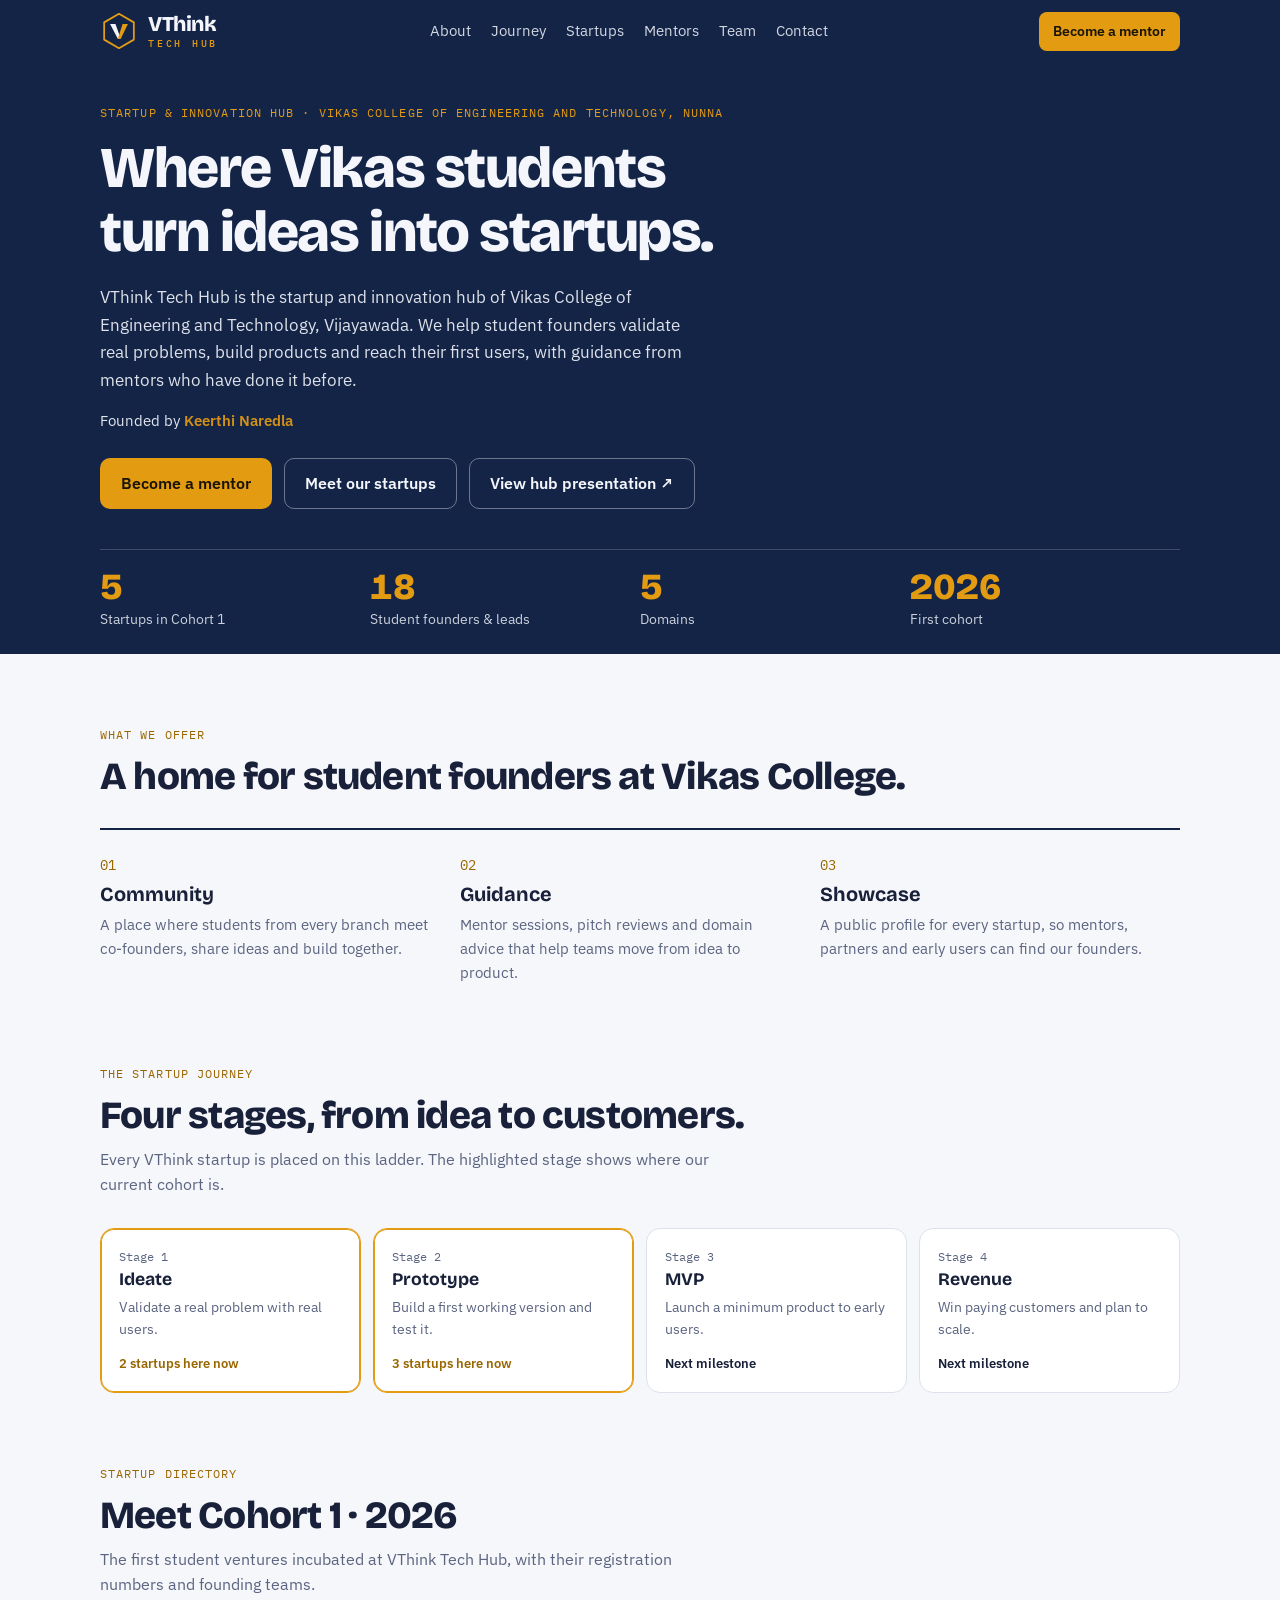
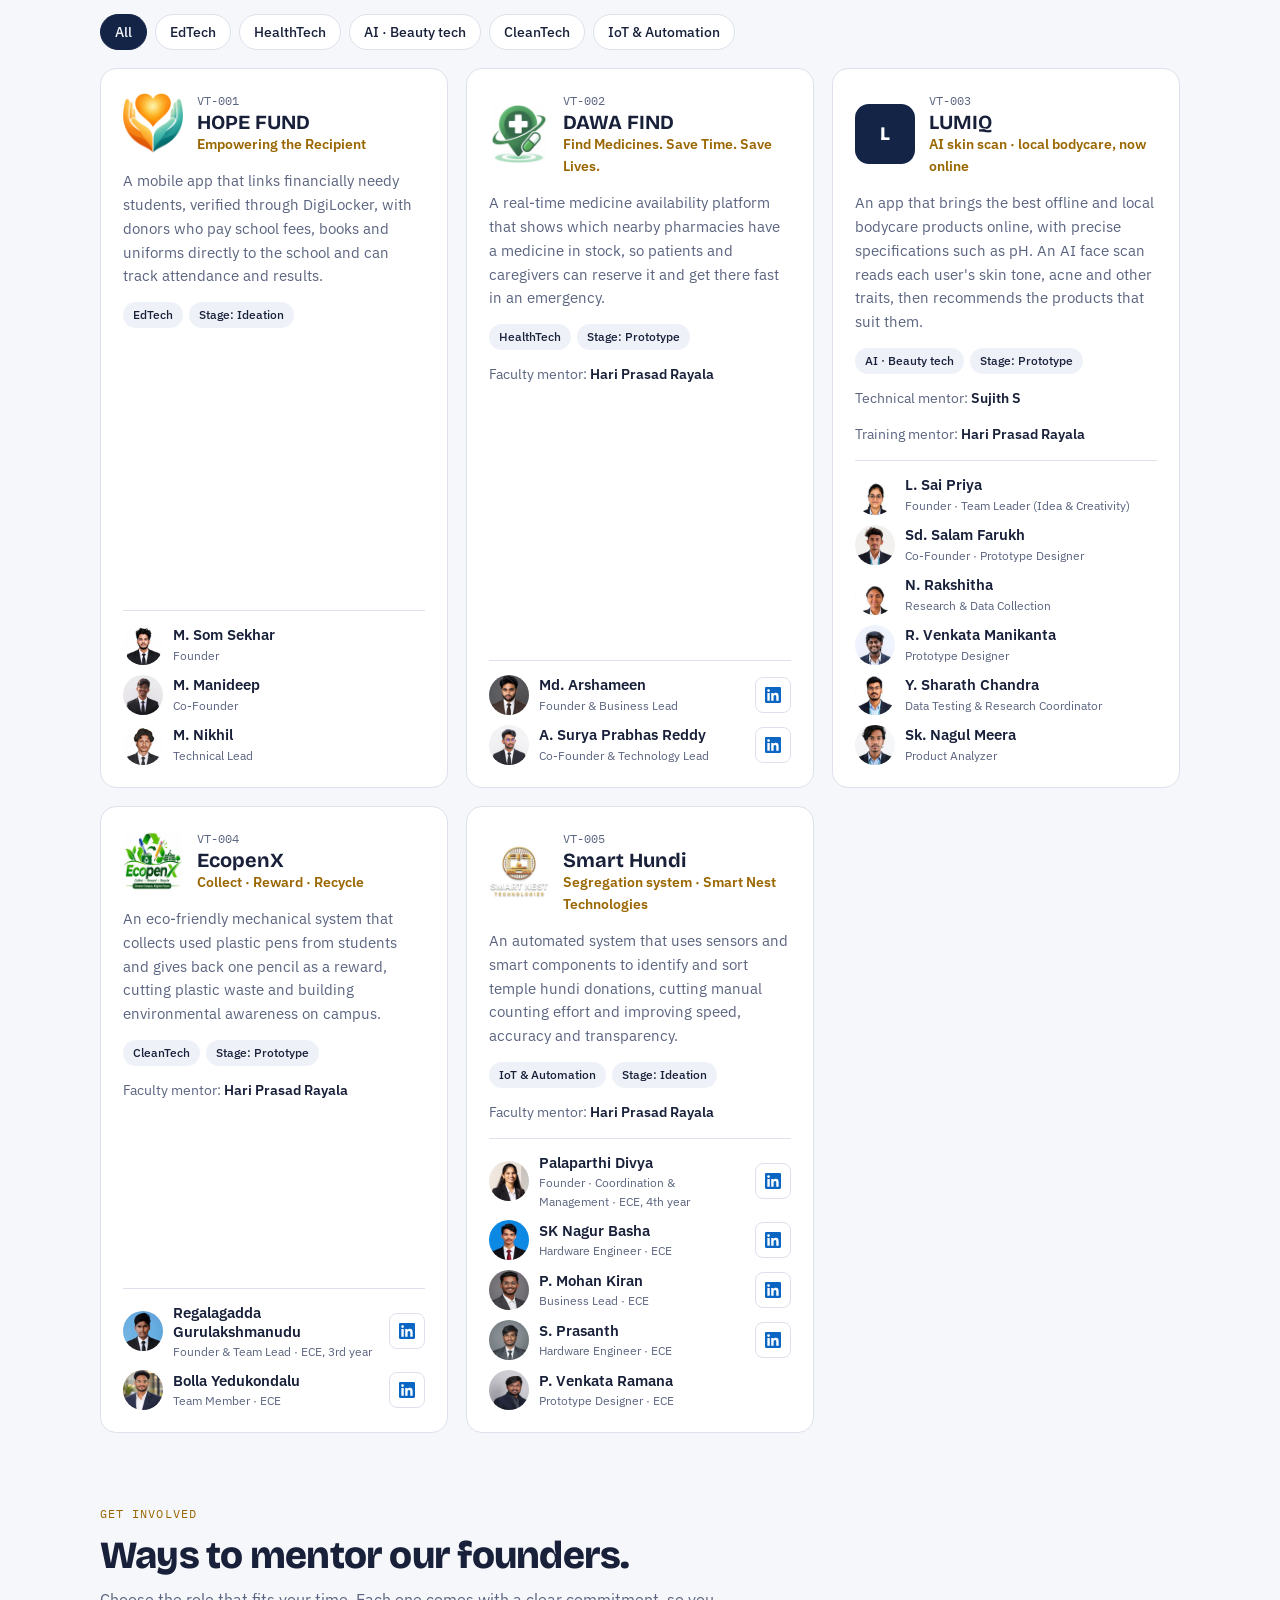
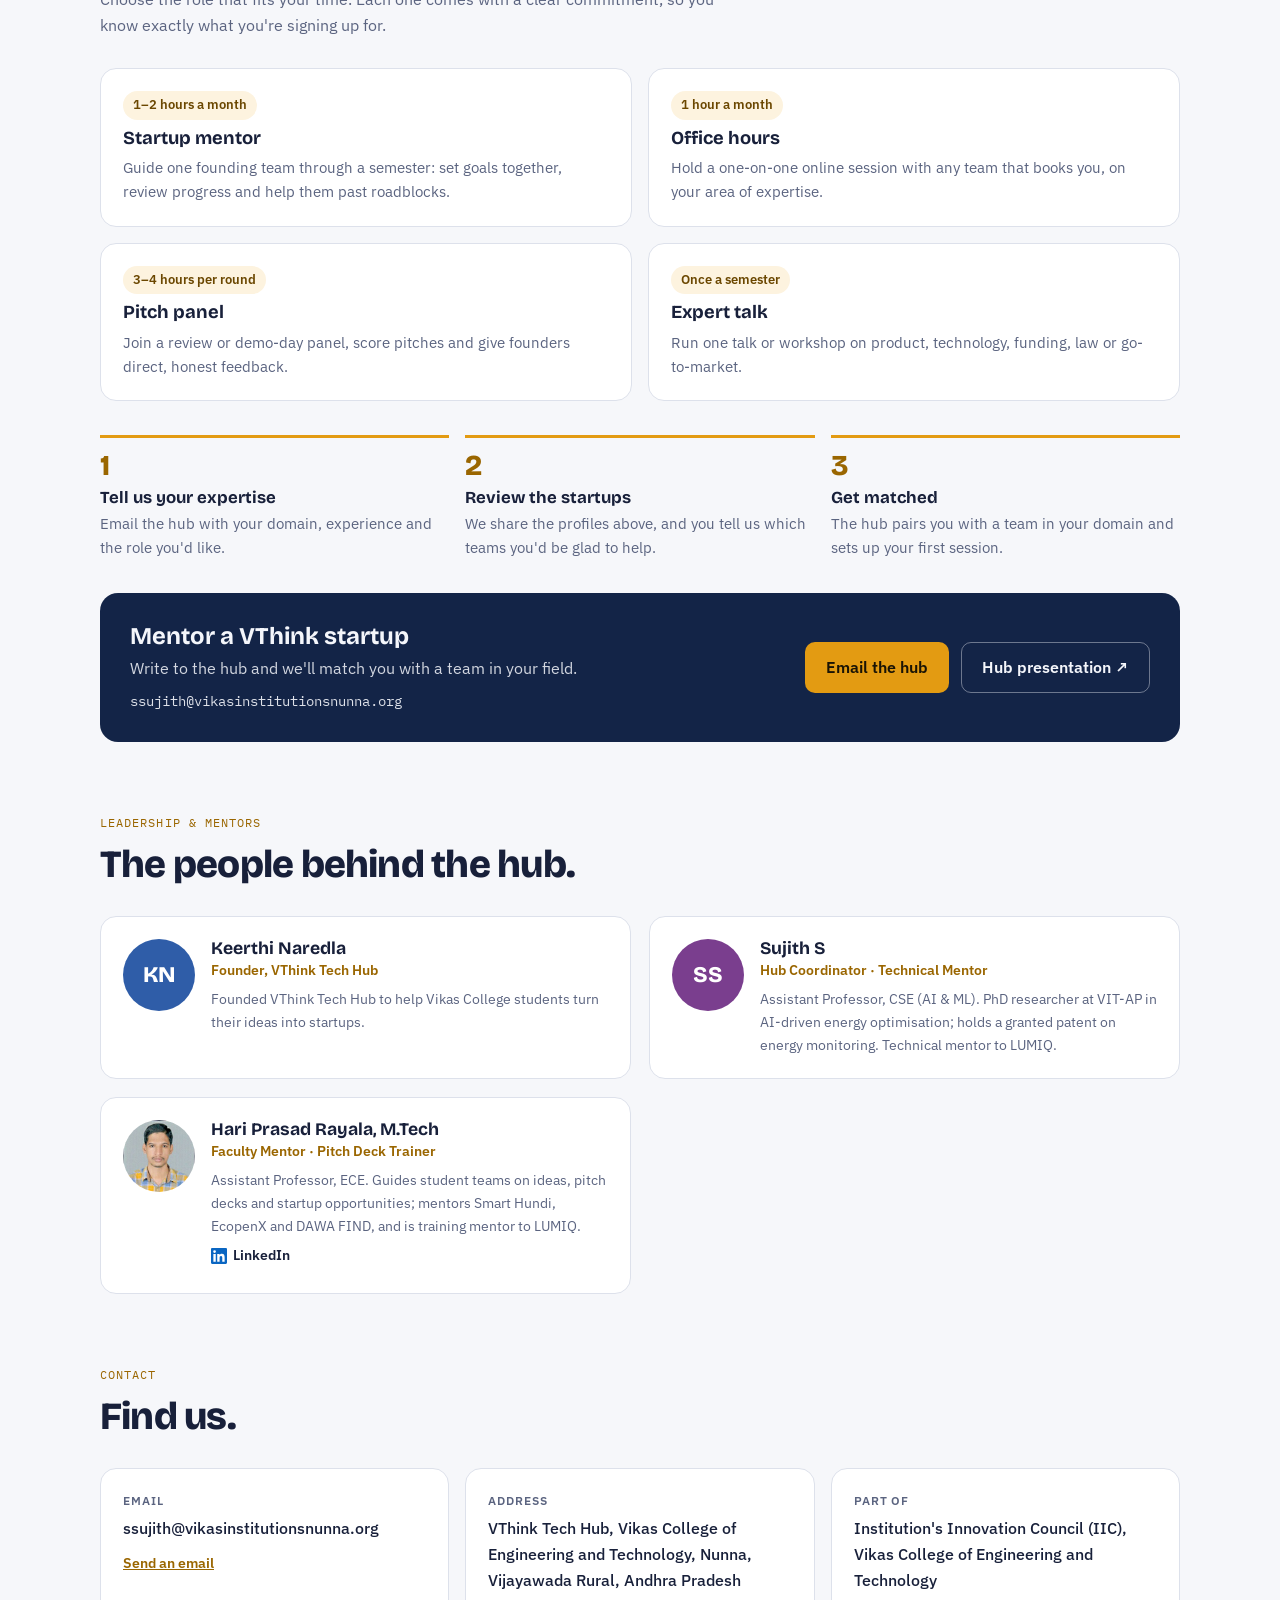
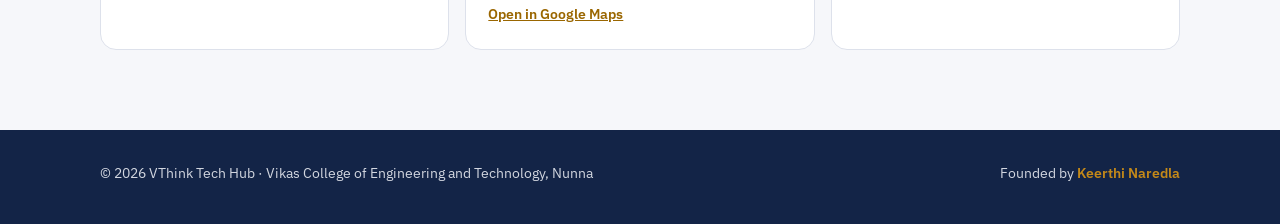
<file: index.html>
<!DOCTYPE html>
<html lang="en">
<head>
<meta charset="utf-8">
<meta name="viewport" content="width=device-width, initial-scale=1">
<title>VThink Tech Hub</title>
<meta name="description" content="VThink Tech Hub, the startup and innovation hub of Vikas College of Engineering and Technology, Nunna, Vijayawada.">
<meta property="og:title" content="VThink Tech Hub · Vikas College of Engineering and Technology">
<meta property="og:description" content="Where Vikas students turn ideas into startups. Meet Cohort 1 and become a mentor.">
<meta property="og:type" content="website">
<meta property="og:url" content="https://vthinktechhub.github.io/">
<meta property="og:image" content="https://vthinktechhub.github.io/assets/brand/vthink-mark-on-dark-1024.png">
<meta name="twitter:card" content="summary_large_image">
<meta name="twitter:title" content="VThink Tech Hub · Vikas College of Engineering and Technology">
<meta name="twitter:description" content="Where Vikas students turn ideas into startups. Meet Cohort 1 and become a mentor.">
<meta name="twitter:image" content="https://vthinktechhub.github.io/assets/brand/vthink-mark-on-dark-1024.png">
<link rel="icon" href="favicon.svg" type="image/svg+xml">
  <link rel="apple-touch-icon" href="assets/brand/vthink-icon-180.png">
<link rel="preconnect" href="https://fonts.googleapis.com">
<link rel="preconnect" href="https://fonts.gstatic.com" crossorigin>
<link href="https://fonts.googleapis.com/css2?family=Bricolage+Grotesque:opsz,wght@12..96,600;12..96,800&family=IBM+Plex+Sans:wght@400;500;600&family=IBM+Plex+Mono:wght@500&display=swap" rel="stylesheet">
<link rel="stylesheet" href="css/style.css">
</head>
<body>

<header class="top">
  <div class="wrap bar">
    <a class="brand" href="#top" aria-label="VThink Tech Hub home">
      <svg viewBox="0 0 64 64" aria-hidden="true"><path d="M32 3 L57 17.5 L57 46.5 L32 61 L7 46.5 L7 17.5 Z" fill="none" stroke="#E39B12" stroke-width="3" stroke-linejoin="round"/><path d="M17 20 L26 20 L35 45 L30 45 Z" fill="#F4F6FB"/><path d="M30 45 L35 45 L47 20 L38 20 Z" fill="#E39B12"/></svg>
      <span class="brand-text"><span class="brand-name">VThink</span><span class="brand-sub">Tech Hub</span></span>
    </a>
    <nav class="navlinks" aria-label="Main">
      <a href="#about">About</a>
      <a href="#journey">Journey</a>
      <a href="#cohort">Startups</a>
      <a href="#mentors">Mentors</a>
      <a href="#team">Team</a>
      <a href="#contact">Contact</a>
    </nav>
    <a class="navcta" href="#mentors">Become a mentor</a>
  </div>
</header>

<div class="hero" id="top">
  <div class="wrap">
    <div class="eyebrow">Startup &amp; Innovation Hub · Vikas College of Engineering and Technology, Nunna</div>
    <h1>Where Vikas students turn ideas into startups.</h1>
    <p class="lead">VThink Tech Hub is the startup and innovation hub of Vikas College of Engineering and Technology, Vijayawada. We help student founders validate real problems, build products and reach their first users, with guidance from mentors who have done it before.</p>
    <p class="founded">Founded by <b>Keerthi Naredla</b></p>
    <div class="btns">
      <a class="btn primary" href="#mentors">Become a mentor</a>
      <a class="btn ghost" href="#cohort">Meet our startups</a>
      <a class="btn ghost" href="https://1drv.ms/p/c/8B4E266C5504FF8E/IQCck2ysnX0TSLg2LRsooKwKAYEWzN-IRuu8F5PGw6auK8M?e=hHgWfl" target="_blank" rel="noopener">View hub presentation ↗</a>
    </div>
    <div class="stats" aria-label="Hub at a glance">
      <div class="stat"><b id="st-startups">5</b><span>Startups in Cohort 1</span></div>
      <div class="stat"><b id="st-founders">18</b><span>Student founders &amp; leads</span></div>
      <div class="stat"><b id="st-domains">5</b><span>Domains</span></div>
      <div class="stat"><b>2026</b><span>First cohort</span></div>
    </div>
  </div>
</div>

<main>
  <section id="about">
    <div class="wrap">
      <div class="sechead">
        <div class="kicker">What we offer</div>
        <h2>A home for student founders at Vikas College.</h2>
      </div>
      <div class="offer">
        <div><span class="n">01</span><h3>Community</h3><p>A place where students from every branch meet co-founders, share ideas and build together.</p></div>
        <div><span class="n">02</span><h3>Guidance</h3><p>Mentor sessions, pitch reviews and domain advice that help teams move from idea to product.</p></div>
        <div><span class="n">03</span><h3>Showcase</h3><p>A public profile for every startup, so mentors, partners and early users can find our founders.</p></div>
      </div>
    </div>
  </section>

  <section id="journey">
    <div class="wrap">
      <div class="sechead">
        <div class="kicker">The startup journey</div>
        <h2>Four stages, from idea to customers.</h2>
        <p>Every VThink startup is placed on this ladder. The highlighted stage shows where our current cohort is.</p>
      </div>
      <div class="ladder" id="ladder"><div class="rung on"><div class="step">Stage 1</div><h3>Ideate</h3><p>Validate a real problem with real users.</p><div class="count">2 startups here now</div></div><div class="rung on"><div class="step">Stage 2</div><h3>Prototype</h3><p>Build a first working version and test it.</p><div class="count">3 startups here now</div></div><div class="rung "><div class="step">Stage 3</div><h3>MVP</h3><p>Launch a minimum product to early users.</p><div class="count">Next milestone</div></div><div class="rung "><div class="step">Stage 4</div><h3>Revenue</h3><p>Win paying customers and plan to scale.</p><div class="count">Next milestone</div></div></div>
    </div>
  </section>

  <section id="cohort">
    <div class="wrap">
      <div class="dirbar">
        <div class="sechead" style="margin:0">
          <div class="kicker">Startup directory</div>
          <h2>Meet Cohort 1 · 2026</h2>
          <p>The first student ventures incubated at VThink Tech Hub, with their registration numbers and founding teams.</p>
        </div>
        <div class="filters" id="filters" role="group" aria-label="Filter by domain"><button class="filter" type="button" id="f0" aria-pressed="true" data-d="All">All</button><button class="filter" type="button" id="f1" aria-pressed="false" data-d="EdTech">EdTech</button><button class="filter" type="button" id="f2" aria-pressed="false" data-d="HealthTech">HealthTech</button><button class="filter" type="button" id="f3" aria-pressed="false" data-d="AI · Beauty tech">AI · Beauty tech</button><button class="filter" type="button" id="f4" aria-pressed="false" data-d="CleanTech">CleanTech</button><button class="filter" type="button" id="f5" aria-pressed="false" data-d="IoT &amp; Automation">IoT &amp; Automation</button></div>
      </div>
      <div class="grid" id="grid">
    <article class="venture">
      <div class="vhead"><div class="logo" data-initials="HF" data-bg="#2E7D5B"><img src="assets/img/hope-fund.png" alt="HOPE FUND"></div><div><div class="sno">VT-001</div><h3>HOPE FUND</h3><div class="tagline">Empowering the Recipient</div></div></div>
      <p class="pitch">A mobile app that links financially needy students, verified through DigiLocker, with donors who pay school fees, books and uniforms directly to the school and can track attendance and results.</p>
      <div class="chips"><span class="chip">EdTech</span><span class="chip">Stage: Ideation</span></div>
      
      <div class="founders"><div class="fd"><div class="fav" data-initials="MS" data-bg="#7A3E8E"><img src="assets/img/m-som-sekhar.jpg" alt="M. Som Sekhar"></div><div class="fdt"><b>M. Som Sekhar</b><small>Founder</small></div></div><div class="fd"><div class="fav" data-initials="MM" data-bg="#1F6F78"><img src="assets/img/m-manideep.jpg" alt="M. Manideep"></div><div class="fdt"><b>M. Manideep</b><small>Co-Founder</small></div></div><div class="fd"><div class="fav" data-initials="MN" data-bg="#1F6F78"><img src="assets/img/m-nikhil.jpg" alt="M. Nikhil"></div><div class="fdt"><b>M. Nikhil</b><small>Technical Lead</small></div></div></div>
    </article>
    <article class="venture">
      <div class="vhead"><div class="logo" data-initials="DF" data-bg="#7A3E8E"><img src="assets/img/dawa-find.jpg" alt="DAWA FIND"></div><div><div class="sno">VT-002</div><h3>DAWA FIND</h3><div class="tagline">Find Medicines. Save Time. Save Lives.</div></div></div>
      <p class="pitch">A real-time medicine availability platform that shows which nearby pharmacies have a medicine in stock, so patients and caregivers can reserve it and get there fast in an emergency.</p>
      <div class="chips"><span class="chip">HealthTech</span><span class="chip">Stage: Prototype</span></div>
      <div class="mentorline">Faculty mentor: <b>Hari Prasad Rayala</b></div>
      <div class="founders"><div class="fd"><div class="fav" data-initials="MA" data-bg="#B5651D"><img src="assets/img/md-arshameen.jpg" alt="Md. Arshameen"></div><div class="fdt"><b>Md. Arshameen</b><small>Founder &amp; Business Lead</small></div><a class="fli" href="https://www.linkedin.com/in/md-arsh-ameen-87b4593b8" target="_blank" rel="noopener" aria-label="Md. Arshameen on LinkedIn"><svg viewBox="0 0 24 24" aria-hidden="true"><path d="M20.45 20.45h-3.56v-5.57c0-1.33-.02-3.04-1.85-3.04-1.85 0-2.14 1.45-2.14 2.94v5.67H9.34V9h3.42v1.56h.05c.48-.9 1.64-1.85 3.37-1.85 3.6 0 4.27 2.37 4.27 5.46v6.28zM5.34 7.43a2.06 2.06 0 1 1 0-4.13 2.06 2.06 0 0 1 0 4.13zM7.12 20.45H3.56V9h3.56v11.45zM22.22 0H1.77C.8 0 0 .77 0 1.73v20.54C0 23.23.8 24 1.77 24h20.45c.98 0 1.78-.77 1.78-1.73V1.73C24 .77 23.2 0 22.22 0z"></path></svg></a></div><div class="fd"><div class="fav" data-initials="AS" data-bg="#B5651D"><img src="assets/img/a-surya-prabhas-reddy.jpg" alt="A. Surya Prabhas Reddy"></div><div class="fdt"><b>A. Surya Prabhas Reddy</b><small>Co-Founder &amp; Technology Lead</small></div><a class="fli" href="https://www.linkedin.com/in/surya-prabhas-reddy-ayyagari-a27332340" target="_blank" rel="noopener" aria-label="A. Surya Prabhas Reddy on LinkedIn"><svg viewBox="0 0 24 24" aria-hidden="true"><path d="M20.45 20.45h-3.56v-5.57c0-1.33-.02-3.04-1.85-3.04-1.85 0-2.14 1.45-2.14 2.94v5.67H9.34V9h3.42v1.56h.05c.48-.9 1.64-1.85 3.37-1.85 3.6 0 4.27 2.37 4.27 5.46v6.28zM5.34 7.43a2.06 2.06 0 1 1 0-4.13 2.06 2.06 0 0 1 0 4.13zM7.12 20.45H3.56V9h3.56v11.45zM22.22 0H1.77C.8 0 0 .77 0 1.73v20.54C0 23.23.8 24 1.77 24h20.45c.98 0 1.78-.77 1.78-1.73V1.73C24 .77 23.2 0 22.22 0z"></path></svg></a></div></div>
    </article>
    <article class="venture">
      <div class="vhead"><div class="logo" style="background:#132447" aria-hidden="true">L</div><div><div class="sno">VT-003</div><h3>LUMIQ</h3><div class="tagline">AI skin scan · local bodycare, now online</div></div></div>
      <p class="pitch">An app that brings the best offline and local bodycare products online, with precise specifications such as pH. An AI face scan reads each user's skin tone, acne and other traits, then recommends the products that suit them.</p>
      <div class="chips"><span class="chip">AI · Beauty tech</span><span class="chip">Stage: Prototype</span></div>
      <div class="mentorline">Technical mentor: <b>Sujith S</b></div><div class="mentorline">Training mentor: <b>Hari Prasad Rayala</b></div>
      <div class="founders"><div class="fd"><div class="fav" data-initials="LS" data-bg="#2F5DA8"><img src="assets/img/l-sai-priya.jpg" alt="L. Sai Priya"></div><div class="fdt"><b>L. Sai Priya</b><small>Founder · Team Leader (Idea &amp; Creativity)</small></div></div><div class="fd"><div class="fav" data-initials="SS" data-bg="#2E7D5B"><img src="assets/img/sd-salam-farukh.jpg" alt="Sd. Salam Farukh"></div><div class="fdt"><b>Sd. Salam Farukh</b><small>Co-Founder · Prototype Designer</small></div></div><div class="fd"><div class="fav" data-initials="NR" data-bg="#A23B48"><img src="assets/img/n-rakshitha.jpg" alt="N. Rakshitha"></div><div class="fdt"><b>N. Rakshitha</b><small>Research &amp; Data Collection</small></div></div><div class="fd"><div class="fav" data-initials="RV" data-bg="#B5651D"><img src="assets/img/r-venkata-manikanta.jpg" alt="R. Venkata Manikanta"></div><div class="fdt"><b>R. Venkata Manikanta</b><small>Prototype Designer</small></div></div><div class="fd"><div class="fav" data-initials="YS" data-bg="#132447"><img src="assets/img/y-sharath-chandra.jpg" alt="Y. Sharath Chandra"></div><div class="fdt"><b>Y. Sharath Chandra</b><small>Data Testing &amp; Research Coordinator</small></div></div><div class="fd"><div class="fav" data-initials="SN" data-bg="#A23B48"><img src="assets/img/sk-nagul-meera.jpg" alt="Sk. Nagul Meera"></div><div class="fdt"><b>Sk. Nagul Meera</b><small>Product Analyzer</small></div></div></div>
    </article>
    <article class="venture">
      <div class="vhead"><div class="logo" data-initials="E" data-bg="#7A3E8E"><img src="assets/img/ecopenx.jpg" alt="EcopenX"></div><div><div class="sno">VT-004</div><h3>EcopenX</h3><div class="tagline">Collect · Reward · Recycle</div></div></div>
      <p class="pitch">An eco-friendly mechanical system that collects used plastic pens from students and gives back one pencil as a reward, cutting plastic waste and building environmental awareness on campus.</p>
      <div class="chips"><span class="chip">CleanTech</span><span class="chip">Stage: Prototype</span></div>
      <div class="mentorline">Faculty mentor: <b>Hari Prasad Rayala</b></div>
      <div class="founders"><div class="fd"><div class="fav" data-initials="RG" data-bg="#2F5DA8"><img src="assets/img/regalagadda-gurulakshmanudu.jpg" alt="Regalagadda Gurulakshmanudu"></div><div class="fdt"><b>Regalagadda Gurulakshmanudu</b><small>Founder &amp; Team Lead · ECE, 3rd year</small></div><a class="fli" href="https://www.linkedin.com/in/regalagadda-gurulakshmanudu-84275a3aa" target="_blank" rel="noopener" aria-label="Regalagadda Gurulakshmanudu on LinkedIn"><svg viewBox="0 0 24 24" aria-hidden="true"><path d="M20.45 20.45h-3.56v-5.57c0-1.33-.02-3.04-1.85-3.04-1.85 0-2.14 1.45-2.14 2.94v5.67H9.34V9h3.42v1.56h.05c.48-.9 1.64-1.85 3.37-1.85 3.6 0 4.27 2.37 4.27 5.46v6.28zM5.34 7.43a2.06 2.06 0 1 1 0-4.13 2.06 2.06 0 0 1 0 4.13zM7.12 20.45H3.56V9h3.56v11.45zM22.22 0H1.77C.8 0 0 .77 0 1.73v20.54C0 23.23.8 24 1.77 24h20.45c.98 0 1.78-.77 1.78-1.73V1.73C24 .77 23.2 0 22.22 0z"></path></svg></a></div><div class="fd"><div class="fav" data-initials="BY" data-bg="#1F6F78"><img src="assets/img/bolla-yedukondalu.jpg" alt="Bolla Yedukondalu"></div><div class="fdt"><b>Bolla Yedukondalu</b><small>Team Member · ECE</small></div><a class="fli" href="https://www.linkedin.com/in/yedukondalu-bolla-64a667340" target="_blank" rel="noopener" aria-label="Bolla Yedukondalu on LinkedIn"><svg viewBox="0 0 24 24" aria-hidden="true"><path d="M20.45 20.45h-3.56v-5.57c0-1.33-.02-3.04-1.85-3.04-1.85 0-2.14 1.45-2.14 2.94v5.67H9.34V9h3.42v1.56h.05c.48-.9 1.64-1.85 3.37-1.85 3.6 0 4.27 2.37 4.27 5.46v6.28zM5.34 7.43a2.06 2.06 0 1 1 0-4.13 2.06 2.06 0 0 1 0 4.13zM7.12 20.45H3.56V9h3.56v11.45zM22.22 0H1.77C.8 0 0 .77 0 1.73v20.54C0 23.23.8 24 1.77 24h20.45c.98 0 1.78-.77 1.78-1.73V1.73C24 .77 23.2 0 22.22 0z"></path></svg></a></div></div>
    </article>
    <article class="venture">
      <div class="vhead"><div class="logo" data-initials="SH" data-bg="#A23B48"><img src="assets/img/smart-hundi.jpg" alt="Smart Hundi"></div><div><div class="sno">VT-005</div><h3>Smart Hundi</h3><div class="tagline">Segregation system · Smart Nest Technologies</div></div></div>
      <p class="pitch">An automated system that uses sensors and smart components to identify and sort temple hundi donations, cutting manual counting effort and improving speed, accuracy and transparency.</p>
      <div class="chips"><span class="chip">IoT &amp; Automation</span><span class="chip">Stage: Ideation</span></div>
      <div class="mentorline">Faculty mentor: <b>Hari Prasad Rayala</b></div>
      <div class="founders"><div class="fd"><div class="fav" data-initials="PD" data-bg="#2E7D5B"><img src="assets/img/palaparthi-divya.jpg" alt="Palaparthi Divya"></div><div class="fdt"><b>Palaparthi Divya</b><small>Founder · Coordination &amp; Management · ECE, 4th year</small></div><a class="fli" href="https://www.linkedin.com/in/palaparthi-divya-886748285" target="_blank" rel="noopener" aria-label="Palaparthi Divya on LinkedIn"><svg viewBox="0 0 24 24" aria-hidden="true"><path d="M20.45 20.45h-3.56v-5.57c0-1.33-.02-3.04-1.85-3.04-1.85 0-2.14 1.45-2.14 2.94v5.67H9.34V9h3.42v1.56h.05c.48-.9 1.64-1.85 3.37-1.85 3.6 0 4.27 2.37 4.27 5.46v6.28zM5.34 7.43a2.06 2.06 0 1 1 0-4.13 2.06 2.06 0 0 1 0 4.13zM7.12 20.45H3.56V9h3.56v11.45zM22.22 0H1.77C.8 0 0 .77 0 1.73v20.54C0 23.23.8 24 1.77 24h20.45c.98 0 1.78-.77 1.78-1.73V1.73C24 .77 23.2 0 22.22 0z"></path></svg></a></div><div class="fd"><div class="fav" data-initials="SN" data-bg="#1F6F78"><img src="assets/img/sk-nagur-basha.jpg" alt="SK Nagur Basha"></div><div class="fdt"><b>SK Nagur Basha</b><small>Hardware Engineer · ECE</small></div><a class="fli" href="https://www.linkedin.com/in/nagur-basha-15307a348" target="_blank" rel="noopener" aria-label="SK Nagur Basha on LinkedIn"><svg viewBox="0 0 24 24" aria-hidden="true"><path d="M20.45 20.45h-3.56v-5.57c0-1.33-.02-3.04-1.85-3.04-1.85 0-2.14 1.45-2.14 2.94v5.67H9.34V9h3.42v1.56h.05c.48-.9 1.64-1.85 3.37-1.85 3.6 0 4.27 2.37 4.27 5.46v6.28zM5.34 7.43a2.06 2.06 0 1 1 0-4.13 2.06 2.06 0 0 1 0 4.13zM7.12 20.45H3.56V9h3.56v11.45zM22.22 0H1.77C.8 0 0 .77 0 1.73v20.54C0 23.23.8 24 1.77 24h20.45c.98 0 1.78-.77 1.78-1.73V1.73C24 .77 23.2 0 22.22 0z"></path></svg></a></div><div class="fd"><div class="fav" data-initials="PM" data-bg="#132447"><img src="assets/img/p-mohan-kiran.jpg" alt="P. Mohan Kiran"></div><div class="fdt"><b>P. Mohan Kiran</b><small>Business Lead · ECE</small></div><a class="fli" href="https://www.linkedin.com/in/pulagam-mohan-kiran-5820a1373" target="_blank" rel="noopener" aria-label="P. Mohan Kiran on LinkedIn"><svg viewBox="0 0 24 24" aria-hidden="true"><path d="M20.45 20.45h-3.56v-5.57c0-1.33-.02-3.04-1.85-3.04-1.85 0-2.14 1.45-2.14 2.94v5.67H9.34V9h3.42v1.56h.05c.48-.9 1.64-1.85 3.37-1.85 3.6 0 4.27 2.37 4.27 5.46v6.28zM5.34 7.43a2.06 2.06 0 1 1 0-4.13 2.06 2.06 0 0 1 0 4.13zM7.12 20.45H3.56V9h3.56v11.45zM22.22 0H1.77C.8 0 0 .77 0 1.73v20.54C0 23.23.8 24 1.77 24h20.45c.98 0 1.78-.77 1.78-1.73V1.73C24 .77 23.2 0 22.22 0z"></path></svg></a></div><div class="fd"><div class="fav" data-initials="SP" data-bg="#132447"><img src="assets/img/s-prasanth.jpg" alt="S. Prasanth"></div><div class="fdt"><b>S. Prasanth</b><small>Hardware Engineer · ECE</small></div><a class="fli" href="https://www.linkedin.com/in/samudrapu-prasanth-081253377" target="_blank" rel="noopener" aria-label="S. Prasanth on LinkedIn"><svg viewBox="0 0 24 24" aria-hidden="true"><path d="M20.45 20.45h-3.56v-5.57c0-1.33-.02-3.04-1.85-3.04-1.85 0-2.14 1.45-2.14 2.94v5.67H9.34V9h3.42v1.56h.05c.48-.9 1.64-1.85 3.37-1.85 3.6 0 4.27 2.37 4.27 5.46v6.28zM5.34 7.43a2.06 2.06 0 1 1 0-4.13 2.06 2.06 0 0 1 0 4.13zM7.12 20.45H3.56V9h3.56v11.45zM22.22 0H1.77C.8 0 0 .77 0 1.73v20.54C0 23.23.8 24 1.77 24h20.45c.98 0 1.78-.77 1.78-1.73V1.73C24 .77 23.2 0 22.22 0z"></path></svg></a></div><div class="fd"><div class="fav" data-initials="PV" data-bg="#A23B48"><img src="assets/img/p-venkata-ramana.jpg" alt="P. Venkata Ramana"></div><div class="fdt"><b>P. Venkata Ramana</b><small>Prototype Designer · ECE</small></div></div></div>
    </article></div>
    </div>
  </section>

  <section id="mentors">
    <div class="wrap">
      <div class="sechead">
        <div class="kicker">Get involved</div>
        <h2>Ways to mentor our founders.</h2>
        <p>Choose the role that fits your time. Each one comes with a clear commitment, so you know exactly what you're signing up for.</p>
      </div>
      <div class="roles">
        <div class="role"><span class="time">1–2 hours a month</span><h3>Startup mentor</h3><p>Guide one founding team through a semester: set goals together, review progress and help them past roadblocks.</p></div>
        <div class="role"><span class="time">1 hour a month</span><h3>Office hours</h3><p>Hold a one-on-one online session with any team that books you, on your area of expertise.</p></div>
        <div class="role"><span class="time">3–4 hours per round</span><h3>Pitch panel</h3><p>Join a review or demo-day panel, score pitches and give founders direct, honest feedback.</p></div>
        <div class="role"><span class="time">Once a semester</span><h3>Expert talk</h3><p>Run one talk or workshop on product, technology, funding, law or go-to-market.</p></div>
      </div>
      <div class="steps">
        <div class="stepc"><div class="k">1</div><h3>Tell us your expertise</h3><p>Email the hub with your domain, experience and the role you'd like.</p></div>
        <div class="stepc"><div class="k">2</div><h3>Review the startups</h3><p>We share the profiles above, and you tell us which teams you'd be glad to help.</p></div>
        <div class="stepc"><div class="k">3</div><h3>Get matched</h3><p>The hub pairs you with a team in your domain and sets up your first session.</p></div>
      </div>
      <div class="cta">
        <div>
          <h3>Mentor a VThink startup</h3>
          <p>Write to the hub and we'll match you with a team in your field.</p>
          <span class="mail">ssujith@vikasinstitutionsnunna.org</span>
        </div>
        <div class="btns" style="margin-top:0">
          <a class="btn primary" href="mailto:ssujith@vikasinstitutionsnunna.org?subject=Mentoring%20at%20VThink%20Tech%20Hub">Email the hub</a>
          <a class="btn ghost" href="https://1drv.ms/p/c/8B4E266C5504FF8E/IQCck2ysnX0TSLg2LRsooKwKAYEWzN-IRuu8F5PGw6auK8M?e=hHgWfl" target="_blank" rel="noopener">Hub presentation ↗</a>
        </div>
      </div>
    </div>
  </section>

  <section id="team">
    <div class="wrap">
      <div class="sechead">
        <div class="kicker">Leadership &amp; mentors</div>
        <h2>The people behind the hub.</h2>
      </div>
      <div class="team" id="teamgrid">
    <article class="person"><div class="avatar" style="background:#2F5DA8" aria-hidden="true">KN</div>
      <div><h3>Keerthi Naredla</h3><div class="r">Founder, VThink Tech Hub</div><p>Founded VThink Tech Hub to help Vikas College students turn their ideas into startups.</p>
      </div>
    </article>
    <article class="person"><div class="avatar" style="background:#7A3E8E" aria-hidden="true">SS</div>
      <div><h3>Sujith S</h3><div class="r">Hub Coordinator · Technical Mentor</div><p>Assistant Professor, CSE (AI &amp; ML). PhD researcher at VIT-AP in AI-driven energy optimisation; holds a granted patent on energy monitoring. Technical mentor to LUMIQ.</p>
      </div>
    </article>
    <article class="person"><div class="avatar" data-initials="HP" data-bg="#7A3E8E"><img src="assets/img/hari-prasad-rayala-m-tech.jpg" alt="Hari Prasad Rayala, M.Tech"></div>
      <div><h3>Hari Prasad Rayala, M.Tech</h3><div class="r">Faculty Mentor · Pitch Deck Trainer</div><p>Assistant Professor, ECE. Guides student teams on ideas, pitch decks and startup opportunities; mentors Smart Hundi, EcopenX and DAWA FIND, and is training mentor to LUMIQ.</p>
      <a class="li" href="https://www.linkedin.com/in/hari-prasad-rayala-b90933381" target="_blank" rel="noopener"><svg viewBox="0 0 24 24" aria-hidden="true"><path d="M20.45 20.45h-3.56v-5.57c0-1.33-.02-3.04-1.85-3.04-1.85 0-2.14 1.45-2.14 2.94v5.67H9.34V9h3.42v1.56h.05c.48-.9 1.64-1.85 3.37-1.85 3.6 0 4.27 2.37 4.27 5.46v6.28zM5.34 7.43a2.06 2.06 0 1 1 0-4.13 2.06 2.06 0 0 1 0 4.13zM7.12 20.45H3.56V9h3.56v11.45zM22.22 0H1.77C.8 0 0 .77 0 1.73v20.54C0 23.23.8 24 1.77 24h20.45c.98 0 1.78-.77 1.78-1.73V1.73C24 .77 23.2 0 22.22 0z"></path></svg>LinkedIn</a></div>
    </article></div>
    </div>
  </section>

  <section id="contact">
    <div class="wrap">
      <div class="sechead">
        <div class="kicker">Contact</div>
        <h2>Find us.</h2>
      </div>
      <div class="contact">
        <div class="cbox"><div class="lab">Email</div><div class="val">ssujith@vikasinstitutionsnunna.org</div><a class="go" href="mailto:ssujith@vikasinstitutionsnunna.org">Send an email</a></div>
        <div class="cbox"><div class="lab">Address</div><div class="val">VThink Tech Hub, Vikas College of Engineering and Technology, Nunna, Vijayawada Rural, Andhra Pradesh</div><a class="go" href="https://www.google.com/maps/search/?api=1&amp;query=Vikas+College+of+Engineering+and+Technology+Nunna+Vijayawada" target="_blank" rel="noopener">Open in Google Maps</a></div>
        <div class="cbox"><div class="lab">Part of</div><div class="val">Institution's Innovation Council (IIC), Vikas College of Engineering and Technology</div></div>
      </div>
    </div>
  </section>
</main>

<footer>
  <div class="wrap">
    <span>© 2026 VThink Tech Hub · Vikas College of Engineering and Technology, Nunna</span>
    <span>Founded by <b>Keerthi Naredla</b></span>
  </div>
</footer>

<script src="js/main.js"></script>
</body>
</html>
</file>
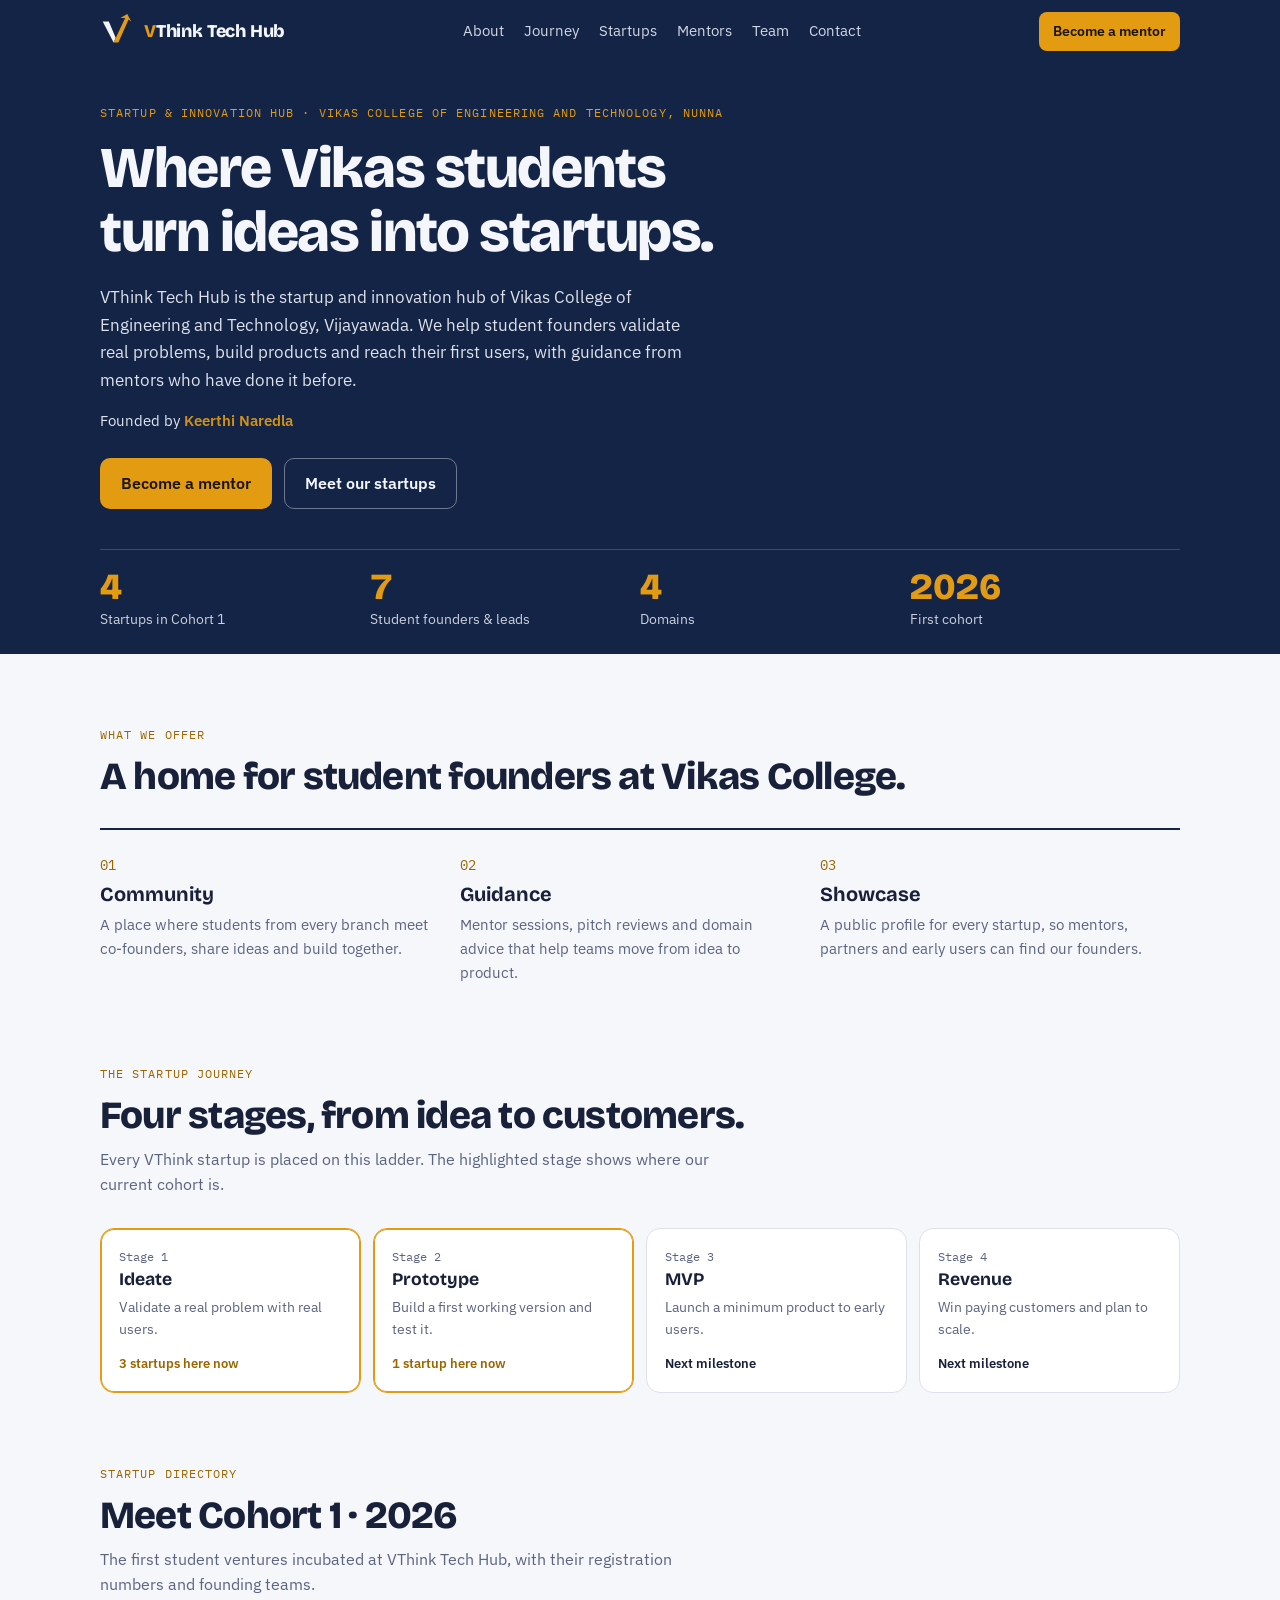
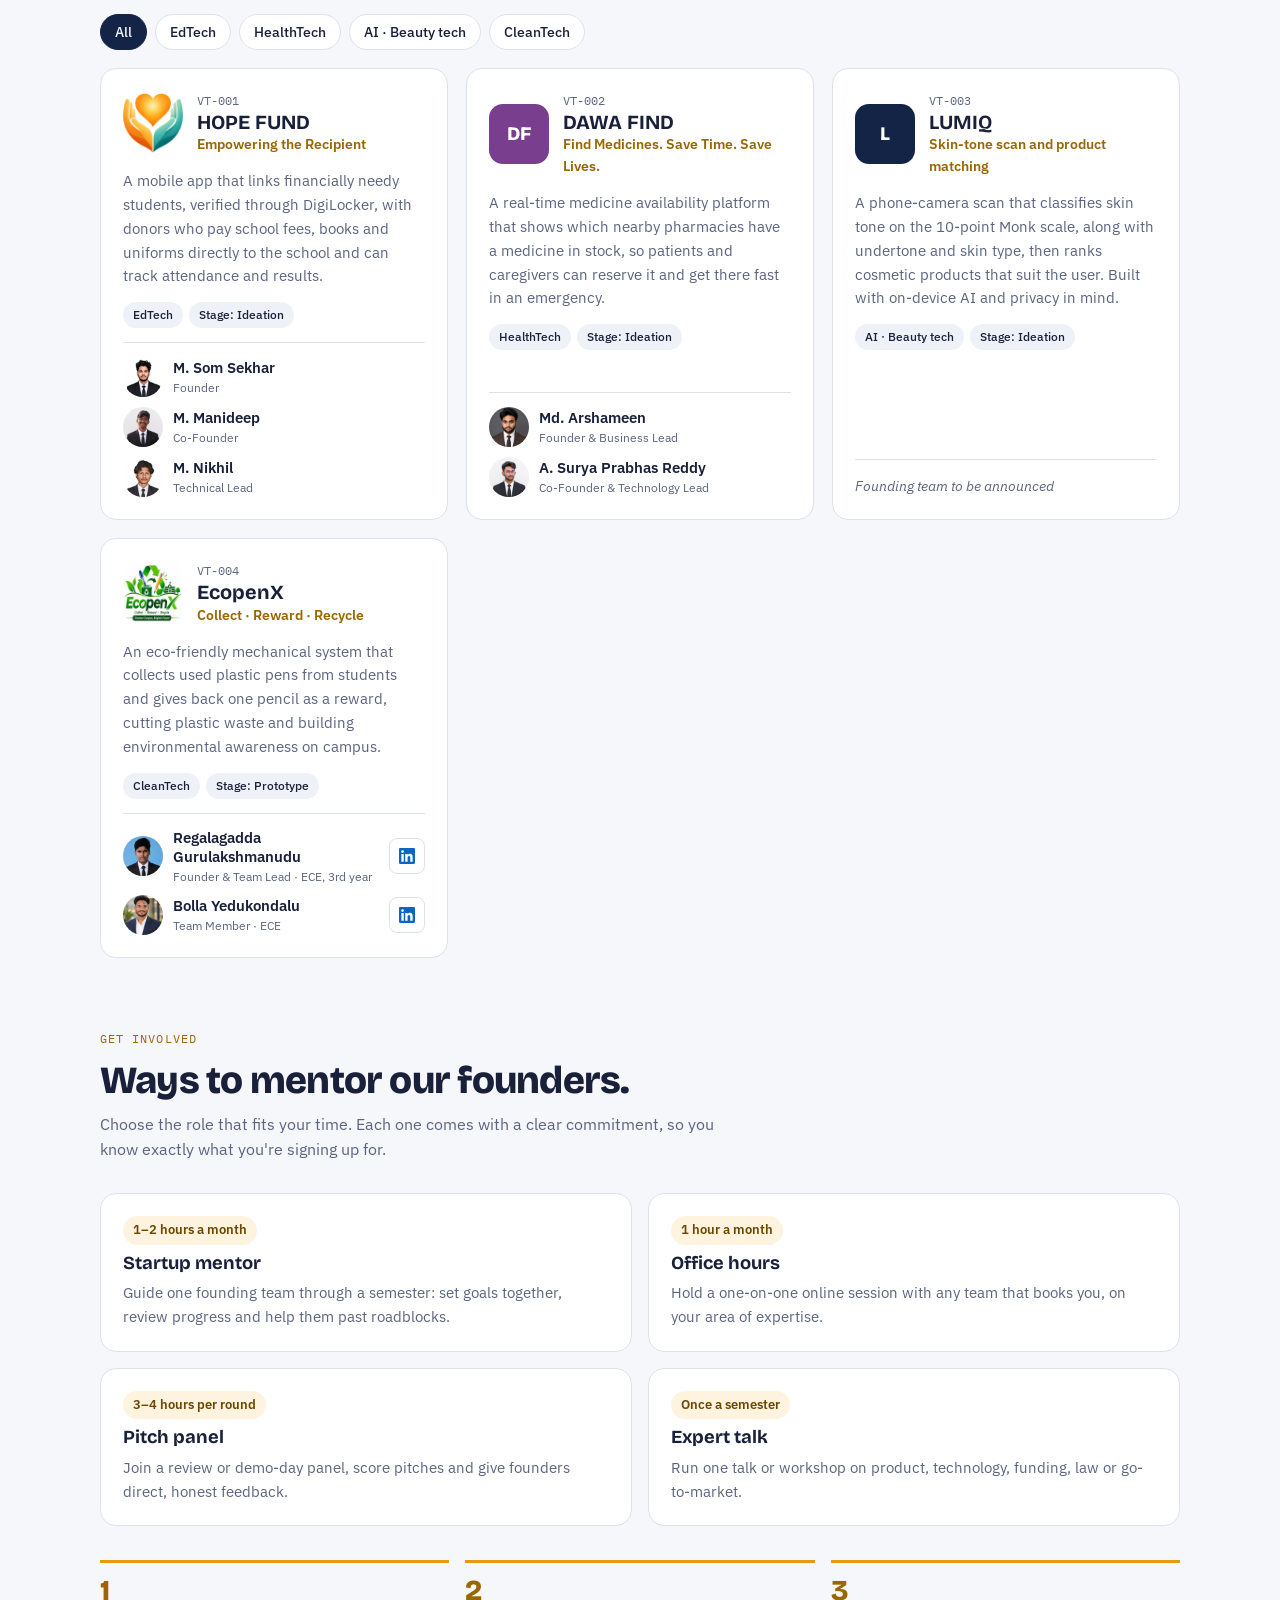
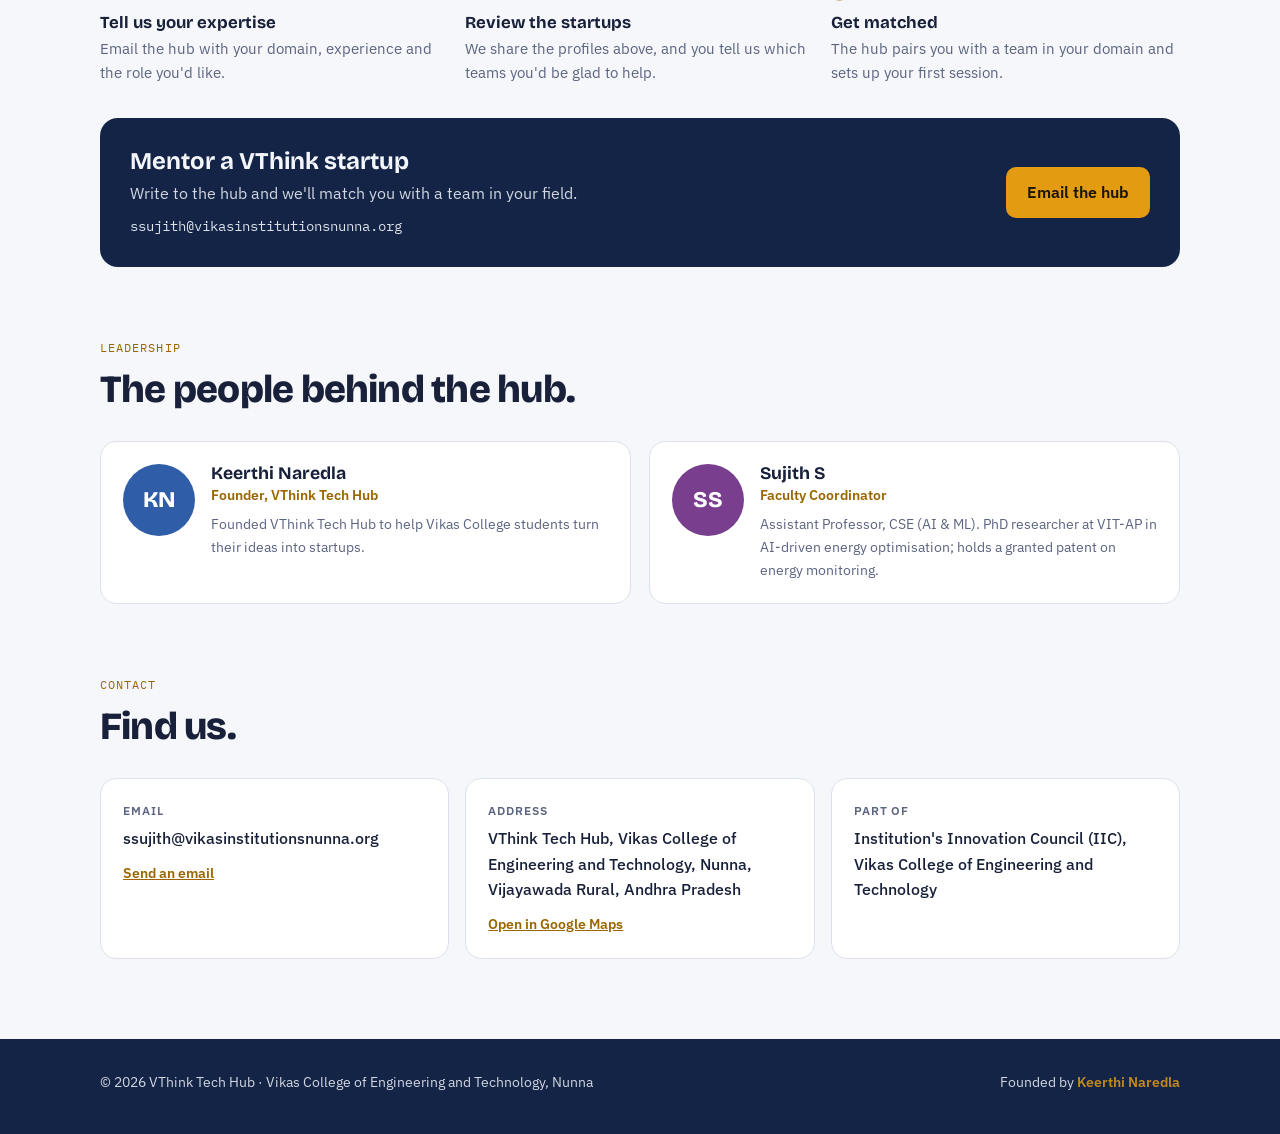
<file: Index 3.html>
<!DOCTYPE html>
<html lang="en">
<head>
<meta charset="utf-8">
<meta name="viewport" content="width=device-width, initial-scale=1">
<title>VThink Tech Hub</title>
<meta name="description" content="VThink Tech Hub, the startup and innovation hub of Vikas College of Engineering and Technology, Nunna, Vijayawada.">
<link rel="icon" href="data:image/svg+xml,%3Csvg%20xmlns%3D%22http%3A//www.w3.org/2000/svg%22%20viewBox%3D%220%200%20100%20100%22%3E%3Crect%20x%3D%224%22%20y%3D%224%22%20width%3D%2292%22%20height%3D%2292%22%20rx%3D%2224%22%20fill%3D%22%23132447%22/%3E%3Cpath%20d%3D%22M24%2030%20L50%2078%20L76%2030%22%20fill%3D%22none%22%20stroke%3D%22%23F4F6FB%22%20stroke-width%3D%2211%22%20stroke-linecap%3D%22round%22%20stroke-linejoin%3D%22round%22/%3E%3Ccircle%20cx%3D%2250%22%20cy%3D%2230%22%20r%3D%229%22%20fill%3D%22%23E39B12%22/%3E%3C/svg%3E">
<link rel="preconnect" href="https://fonts.googleapis.com">
<link rel="preconnect" href="https://fonts.gstatic.com" crossorigin>
<link href="https://fonts.googleapis.com/css2?family=Bricolage+Grotesque:opsz,wght@12..96,600;12..96,800&family=IBM+Plex+Sans:wght@400;500;600&family=IBM+Plex+Mono:wght@500&display=swap" rel="stylesheet">
<style>
/* Layout idea: university-hub information architecture. Ink masthead with impact numbers, numbered offer list, stage ladder, cohort directory, mentor roles with time, matching steps, leadership, contact. */
:root{
  --ink:#132447; --gold:#E39B12; --gold-text:#9A6600; --paper:#F6F7FA; --card:#FFFFFF;
  --text:#18203A; --muted:#5B6480; --line:#DDE1EB; --chip:#EEF1F7; --on-ink:#F4F6FB;
  --display:"Bricolage Grotesque","Segoe UI",system-ui,sans-serif;
  --body:"IBM Plex Sans","Segoe UI",system-ui,sans-serif;
  --mono:"IBM Plex Mono",ui-monospace,Menlo,monospace;
  color-scheme:light;
}
*{box-sizing:border-box}
html{scroll-behavior:smooth}
html,body{margin:0}
body{background:var(--paper);color:var(--text);font:16px/1.6 var(--body);-webkit-font-smoothing:antialiased}
a{color:inherit}
img{max-width:100%;display:block}
h1,h2,h3{font-family:var(--display);line-height:1.12;margin:0;text-wrap:balance}
.wrap{max-width:1120px;margin:0 auto;padding:0 20px}
:focus-visible{outline:3px solid var(--gold);outline-offset:3px;border-radius:4px}
@media (prefers-reduced-motion: reduce){html{scroll-behavior:auto}}

/* Header */
header.top{background:var(--ink);color:var(--on-ink);position:sticky;top:0;z-index:10}
.bar{display:flex;align-items:center;justify-content:space-between;gap:16px;padding-top:12px;padding-bottom:12px}
.brand{display:flex;align-items:center;gap:10px;text-decoration:none;font-family:var(--display);font-weight:800;font-size:1.12rem;letter-spacing:-.01em;white-space:nowrap}
.brand svg{width:34px;height:34px;flex:none}
.brand .v{color:var(--gold)}
.navlinks{display:flex;gap:20px;font-size:.92rem;overflow-x:auto;scrollbar-width:none}
.navlinks::-webkit-scrollbar{display:none}
.navlinks a{text-decoration:none;opacity:.85;white-space:nowrap;padding:6px 0}
.navlinks a:hover{opacity:1}
.navcta{background:var(--gold);color:#1A1405;text-decoration:none;font-weight:600;font-size:.88rem;padding:8px 14px;border-radius:8px;white-space:nowrap}
@media (max-width:820px){
  .bar{flex-wrap:wrap;row-gap:4px}
  .navlinks{order:3;width:100%;gap:18px;padding-bottom:4px}
}

/* Hero */
.hero{background:var(--ink);color:var(--on-ink);padding:40px 0 0}
.eyebrow{font-family:var(--mono);font-size:.76rem;letter-spacing:.09em;text-transform:uppercase;color:var(--gold)}
.hero h1{font-size:clamp(2.1rem,5vw,3.6rem);font-weight:800;letter-spacing:-.025em;margin:14px 0 0;max-width:18ch}
.hero .lead{max-width:60ch;font-size:1.08rem;opacity:.9;margin:18px 0 0}
.founded{margin:14px 0 0;font-size:.95rem;opacity:.92}
.founded b{color:var(--gold);font-weight:600}
.btns{display:flex;gap:12px;flex-wrap:wrap;margin-top:26px}
.btn{display:inline-flex;align-items:center;padding:12px 20px;border-radius:10px;font-weight:600;text-decoration:none;font-size:.97rem;border:1.5px solid transparent}
.btn.primary{background:var(--gold);color:#1A1405}
.btn.ghost{border-color:rgba(244,246,251,.4);color:var(--on-ink)}
.btn.dark{background:var(--ink);color:var(--on-ink)}
.stats{display:grid;grid-template-columns:repeat(4,1fr);margin-top:40px;border-top:1px solid rgba(244,246,251,.18)}
.stat{padding:18px 12px 22px 0}
.stat b{display:block;font-family:var(--display);font-size:2.3rem;font-weight:800;color:var(--gold);line-height:1.05;font-variant-numeric:tabular-nums}
.stat span{font-size:.85rem;opacity:.82}
@media (max-width:640px){.stats{grid-template-columns:repeat(2,1fr)}}

/* Sections */
section{padding:72px 0 0}
.kicker{font-family:var(--mono);font-size:.74rem;letter-spacing:.09em;text-transform:uppercase;color:var(--gold-text);margin-bottom:10px}
.sechead h2{font-size:clamp(1.7rem,3.4vw,2.4rem);font-weight:800;letter-spacing:-.02em}
.sechead p{color:var(--muted);max-width:62ch;margin:10px 0 0}
.sechead{margin-bottom:30px}

/* 01/02/03 offer list */
.offer{display:grid;grid-template-columns:repeat(3,1fr);gap:0;border-top:2px solid var(--ink)}
.offer div{padding:22px 24px 8px 0}
.offer .n{font-family:var(--mono);color:var(--gold-text);font-size:.9rem}
.offer h3{font-size:1.25rem;margin:6px 0 6px}
.offer p{margin:0;color:var(--muted);font-size:.95rem}
@media (max-width:760px){.offer{grid-template-columns:1fr}.offer div{padding:18px 0 4px;border-bottom:1px solid var(--line)}}

/* Stage ladder */
.ladder{display:grid;grid-template-columns:repeat(4,1fr);gap:12px}
.rung{background:var(--card);border:1px solid var(--line);border-radius:14px;padding:18px;position:relative}
.rung .step{font-family:var(--mono);font-size:.75rem;color:var(--muted)}
.rung h3{font-size:1.1rem;margin:4px 0 6px}
.rung p{margin:0;font-size:.88rem;color:var(--muted)}
.rung .count{margin-top:12px;font-size:.82rem;font-weight:600}
.rung.on{border-color:var(--gold);box-shadow:0 0 0 1px var(--gold) inset}
.rung.on .count{color:var(--gold-text)}
@media (max-width:760px){.ladder{grid-template-columns:1fr 1fr}}

/* Directory */
.dirbar{display:flex;justify-content:space-between;align-items:end;gap:16px;flex-wrap:wrap;margin-bottom:18px}
.filters{display:flex;gap:8px;flex-wrap:wrap}
.filter{font:500 .85rem var(--body);padding:7px 14px;border-radius:999px;border:1px solid var(--line);background:var(--card);color:var(--text);cursor:pointer;min-height:36px}
.filter[aria-pressed="true"]{background:var(--ink);color:var(--on-ink);border-color:var(--ink)}
.grid{display:grid;grid-template-columns:repeat(auto-fill,minmax(310px,1fr));gap:18px}
.venture{background:var(--card);border:1px solid var(--line);border-radius:16px;padding:22px;display:flex;flex-direction:column;gap:14px}
.vhead{display:flex;gap:14px;align-items:center}
.logo{width:60px;height:60px;border-radius:14px;flex:none;display:grid;place-items:center;font-family:var(--display);font-weight:800;font-size:1.2rem;color:#fff;overflow:hidden;background:#fff}
.logo img{width:100%;height:100%;object-fit:contain}
.sno{font-family:var(--mono);font-size:.78rem;color:var(--muted)}
.venture h3{font-size:1.25rem}
.tagline{font-size:.86rem;font-weight:600;color:var(--gold-text)}
.pitch{margin:0;color:var(--muted);font-size:.93rem}
.chips{display:flex;gap:6px;flex-wrap:wrap}
.chip{font-size:.78rem;font-weight:500;padding:3px 10px;border-radius:999px;background:var(--chip)}
.founders{border-top:1px solid var(--line);padding-top:14px;display:flex;flex-direction:column;gap:10px;margin-top:auto}
.fd{display:flex;align-items:center;gap:10px;line-height:1.3;font-size:.92rem}
.fd b{font-weight:600;display:block}
.fd small{color:var(--muted);font-size:.78rem}
.fav{width:40px;height:40px;flex:none;border-radius:50%;overflow:hidden;display:grid;place-items:center;color:#fff;font-weight:700;font-size:.85rem}
.fav img{width:100%;height:100%;object-fit:cover}
.fdt{flex:1;min-width:0}
.fli{flex:none;width:36px;height:36px;display:grid;place-items:center;border-radius:8px;border:1px solid var(--line)}
.fli svg{width:16px;height:16px;fill:#0A66C2}
.fli:hover{background:var(--chip)}
.pending{color:var(--muted);font-style:italic;font-size:.9rem}

/* Mentor roles */
.roles{display:grid;grid-template-columns:repeat(2,1fr);gap:16px}
.role{background:var(--card);border:1px solid var(--line);border-radius:16px;padding:22px;display:flex;flex-direction:column;gap:8px}
.role h3{font-size:1.15rem}
.role p{margin:0;color:var(--muted);font-size:.93rem}
.time{display:inline-flex;align-self:flex-start;gap:6px;align-items:center;font-size:.8rem;font-weight:600;background:#FDF3DF;color:#6B4700;padding:4px 10px;border-radius:999px}
@media (max-width:700px){.roles{grid-template-columns:1fr}}
.steps{display:grid;grid-template-columns:repeat(3,1fr);gap:16px;margin-top:34px;counter-reset:s}
.stepc{border-top:3px solid var(--gold);padding-top:14px}
.stepc .k{font-family:var(--display);font-weight:800;font-size:1.8rem;color:var(--gold-text);line-height:1}
.stepc h3{font-size:1.05rem;margin:8px 0 4px}
.stepc p{margin:0;color:var(--muted);font-size:.92rem}
@media (max-width:700px){.steps{grid-template-columns:1fr}}
.cta{margin-top:34px;background:var(--ink);color:var(--on-ink);border-radius:18px;padding:30px;display:flex;justify-content:space-between;align-items:center;gap:20px;flex-wrap:wrap}
.cta h3{font-size:1.5rem}
.cta p{margin:6px 0 0;opacity:.85}
.mail{font-family:var(--mono);font-size:.88rem;opacity:.9;display:block;margin-top:8px;word-break:break-all}

/* Leadership */
.team{display:grid;grid-template-columns:repeat(auto-fill,minmax(min(100%,440px),1fr));gap:18px}
.person{background:var(--card);border:1px solid var(--line);border-radius:16px;padding:22px;display:flex;gap:16px;align-items:flex-start}
.avatar{width:72px;height:72px;border-radius:50%;flex:none;display:grid;place-items:center;font-family:var(--display);font-weight:800;font-size:1.4rem;color:#fff;overflow:hidden}
.avatar img{width:100%;height:100%;object-fit:cover}
.person h3{font-size:1.1rem}
.person .r{color:var(--gold-text);font-weight:600;font-size:.86rem}
.person p{margin:6px 0 0;color:var(--muted);font-size:.9rem}
.li{display:inline-flex;gap:6px;align-items:center;margin-top:8px;font-size:.85rem;font-weight:600;text-decoration:none}
.li svg{width:16px;height:16px;fill:#0A66C2}

/* Contact */
.contact{display:grid;grid-template-columns:repeat(3,1fr);gap:16px}
.cbox{background:var(--card);border:1px solid var(--line);border-radius:16px;padding:22px}
.cbox .lab{font-size:.75rem;text-transform:uppercase;letter-spacing:.08em;color:var(--muted);font-weight:600}
.cbox .val{margin-top:6px;font-weight:500;word-break:break-word}
.cbox a.go{display:inline-block;margin-top:10px;font-size:.88rem;font-weight:600;color:var(--gold-text)}
@media (max-width:760px){.contact{grid-template-columns:1fr}}

footer{margin-top:80px;background:var(--ink);color:var(--on-ink);padding:32px 0 40px;font-size:.88rem}
footer .wrap{display:flex;justify-content:space-between;gap:16px;flex-wrap:wrap;opacity:.85}
footer b{color:var(--gold);font-weight:600}
</style>
</head>
<body>
<noscript><p style="margin:0;padding:12px 20px;background:#FFF4D6;color:#5A3D00;text-align:center">Please turn on JavaScript to see the startup directory.</p></noscript>

<header class="top">
  <div class="wrap bar">
    <a class="brand" href="#top" aria-label="VThink Tech Hub home">
      <svg viewBox="0 0 100 100" aria-hidden="true"><path d="M8 22 H26 L46 70 L40 84 Z" fill="#F4F6FB"/><path d="M40 84 L74 12 L60 12 L80 0 L92 22 L84 16 L54 84 Z" fill="#E39B12"/></svg>
      <span><span class="v">V</span>Think Tech Hub</span>
    </a>
    <nav class="navlinks" aria-label="Main">
      <a href="#about">About</a>
      <a href="#journey">Journey</a>
      <a href="#cohort">Startups</a>
      <a href="#mentors">Mentors</a>
      <a href="#team">Team</a>
      <a href="#contact">Contact</a>
    </nav>
    <a class="navcta" href="#mentors">Become a mentor</a>
  </div>
</header>

<div class="hero" id="top">
  <div class="wrap">
    <div class="eyebrow">Startup &amp; Innovation Hub · Vikas College of Engineering and Technology, Nunna</div>
    <h1>Where Vikas students turn ideas into startups.</h1>
    <p class="lead">VThink Tech Hub is the startup and innovation hub of Vikas College of Engineering and Technology, Vijayawada. We help student founders validate real problems, build products and reach their first users, with guidance from mentors who have done it before.</p>
    <p class="founded">Founded by <b>Keerthi Naredla</b></p>
    <div class="btns">
      <a class="btn primary" href="#mentors">Become a mentor</a>
      <a class="btn ghost" href="#cohort">Meet our startups</a>
    </div>
    <div class="stats" aria-label="Hub at a glance">
      <div class="stat"><b id="st-startups">0</b><span>Startups in Cohort 1</span></div>
      <div class="stat"><b id="st-founders">0</b><span>Student founders &amp; leads</span></div>
      <div class="stat"><b id="st-domains">0</b><span>Domains</span></div>
      <div class="stat"><b>2026</b><span>First cohort</span></div>
    </div>
  </div>
</div>

<main>
  <section id="about">
    <div class="wrap">
      <div class="sechead">
        <div class="kicker">What we offer</div>
        <h2>A home for student founders at Vikas College.</h2>
      </div>
      <div class="offer">
        <div><span class="n">01</span><h3>Community</h3><p>A place where students from every branch meet co-founders, share ideas and build together.</p></div>
        <div><span class="n">02</span><h3>Guidance</h3><p>Mentor sessions, pitch reviews and domain advice that help teams move from idea to product.</p></div>
        <div><span class="n">03</span><h3>Showcase</h3><p>A public profile for every startup, so mentors, partners and early users can find our founders.</p></div>
      </div>
    </div>
  </section>

  <section id="journey">
    <div class="wrap">
      <div class="sechead">
        <div class="kicker">The startup journey</div>
        <h2>Four stages, from idea to customers.</h2>
        <p>Every VThink startup is placed on this ladder. The highlighted stage shows where our current cohort is.</p>
      </div>
      <div class="ladder" id="ladder"></div>
    </div>
  </section>

  <section id="cohort">
    <div class="wrap">
      <div class="dirbar">
        <div class="sechead" style="margin:0">
          <div class="kicker">Startup directory</div>
          <h2>Meet Cohort 1 · 2026</h2>
          <p>The first student ventures incubated at VThink Tech Hub, with their registration numbers and founding teams.</p>
        </div>
        <div class="filters" id="filters" role="group" aria-label="Filter by domain"></div>
      </div>
      <div class="grid" id="grid"></div>
    </div>
  </section>

  <section id="mentors">
    <div class="wrap">
      <div class="sechead">
        <div class="kicker">Get involved</div>
        <h2>Ways to mentor our founders.</h2>
        <p>Choose the role that fits your time. Each one comes with a clear commitment, so you know exactly what you're signing up for.</p>
      </div>
      <div class="roles">
        <div class="role"><span class="time">1–2 hours a month</span><h3>Startup mentor</h3><p>Guide one founding team through a semester: set goals together, review progress and help them past roadblocks.</p></div>
        <div class="role"><span class="time">1 hour a month</span><h3>Office hours</h3><p>Hold a one-on-one online session with any team that books you, on your area of expertise.</p></div>
        <div class="role"><span class="time">3–4 hours per round</span><h3>Pitch panel</h3><p>Join a review or demo-day panel, score pitches and give founders direct, honest feedback.</p></div>
        <div class="role"><span class="time">Once a semester</span><h3>Expert talk</h3><p>Run one talk or workshop on product, technology, funding, law or go-to-market.</p></div>
      </div>
      <div class="steps">
        <div class="stepc"><div class="k">1</div><h3>Tell us your expertise</h3><p>Email the hub with your domain, experience and the role you'd like.</p></div>
        <div class="stepc"><div class="k">2</div><h3>Review the startups</h3><p>We share the profiles above, and you tell us which teams you'd be glad to help.</p></div>
        <div class="stepc"><div class="k">3</div><h3>Get matched</h3><p>The hub pairs you with a team in your domain and sets up your first session.</p></div>
      </div>
      <div class="cta">
        <div>
          <h3>Mentor a VThink startup</h3>
          <p>Write to the hub and we'll match you with a team in your field.</p>
          <span class="mail">ssujith@vikasinstitutionsnunna.org</span>
        </div>
        <a class="btn primary" href="mailto:ssujith@vikasinstitutionsnunna.org?subject=Mentoring%20at%20VThink%20Tech%20Hub">Email the hub</a>
      </div>
    </div>
  </section>

  <section id="team">
    <div class="wrap">
      <div class="sechead">
        <div class="kicker">Leadership</div>
        <h2>The people behind the hub.</h2>
      </div>
      <div class="team" id="teamgrid"></div>
    </div>
  </section>

  <section id="contact">
    <div class="wrap">
      <div class="sechead">
        <div class="kicker">Contact</div>
        <h2>Find us.</h2>
      </div>
      <div class="contact">
        <div class="cbox"><div class="lab">Email</div><div class="val">ssujith@vikasinstitutionsnunna.org</div><a class="go" href="mailto:ssujith@vikasinstitutionsnunna.org">Send an email</a></div>
        <div class="cbox"><div class="lab">Address</div><div class="val">VThink Tech Hub, Vikas College of Engineering and Technology, Nunna, Vijayawada Rural, Andhra Pradesh</div><a class="go" href="https://www.google.com/maps/search/?api=1&amp;query=Vikas+College+of+Engineering+and+Technology+Nunna+Vijayawada" target="_blank" rel="noopener">Open in Google Maps</a></div>
        <div class="cbox"><div class="lab">Part of</div><div class="val">Institution's Innovation Council (IIC), Vikas College of Engineering and Technology</div></div>
      </div>
    </div>
  </section>
</main>

<footer>
  <div class="wrap">
    <span>© 2026 VThink Tech Hub · Vikas College of Engineering and Technology, Nunna</span>
    <span>Founded by <b>Keerthi Naredla</b></span>
  </div>
</footer>

<script>
/* ====== EDIT HERE ====== */
const STARTUPS = [
  { sno:"VT-001", name:"HOPE FUND", tagline:"Empowering the Recipient",
    pitch:"A mobile app that links financially needy students, verified through DigiLocker, with donors who pay school fees, books and uniforms directly to the school and can track attendance and results.",
    founders:[ { name:"M. Som Sekhar", role:"Founder", photo:"[data-uri]" },
               { name:"M. Manideep", role:"Co-Founder", photo:"[data-uri]" },
               { name:"M. Nikhil", role:"Technical Lead", photo:"[data-uri]" } ],
    domain:"EdTech", stage:"Ideation", logo:"[data-uri]" },
  { sno:"VT-002", name:"DAWA FIND", tagline:"Find Medicines. Save Time. Save Lives.",
    pitch:"A real-time medicine availability platform that shows which nearby pharmacies have a medicine in stock, so patients and caregivers can reserve it and get there fast in an emergency.",
    founders:[ { name:"Md. Arshameen", role:"Founder & Business Lead", photo:"[data-uri]" },
               { name:"A. Surya Prabhas Reddy", role:"Co-Founder & Technology Lead", photo:"[data-uri]" } ],
    domain:"HealthTech", stage:"Ideation", logo:"" },
  { sno:"VT-003", name:"LUMIQ", tagline:"Skin-tone scan and product matching",
    pitch:"A phone-camera scan that classifies skin tone on the 10-point Monk scale, along with undertone and skin type, then ranks cosmetic products that suit the user. Built with on-device AI and privacy in mind.",
    founders:[], domain:"AI · Beauty tech", stage:"Ideation", logo:"" },
  { sno:"VT-004", name:"EcopenX", tagline:"Collect · Reward · Recycle",
    pitch:"An eco-friendly mechanical system that collects used plastic pens from students and gives back one pencil as a reward, cutting plastic waste and building environmental awareness on campus.",
    founders:[ { name:"Regalagadda Gurulakshmanudu", role:"Founder & Team Lead · ECE, 3rd year", photo:"[data-uri]", linkedin:"https://www.linkedin.com/in/regalagadda-gurulakshmanudu-84275a3aa" },
               { name:"Bolla Yedukondalu", role:"Team Member · ECE", photo:"[data-uri]", linkedin:"https://www.linkedin.com/in/yedukondalu-bolla-64a667340" } ],
    domain:"CleanTech", stage:"Prototype", logo:"[data-uri]" },
];
const TEAM = [
  { name:"Keerthi Naredla", role:"Founder, VThink Tech Hub", bio:"Founded VThink Tech Hub to help Vikas College students turn their ideas into startups.", linkedin:"", photo:"" },
  { name:"Sujith S", role:"Faculty Coordinator", bio:"Assistant Professor, CSE (AI & ML). PhD researcher at VIT-AP in AI-driven energy optimisation; holds a granted patent on energy monitoring.", linkedin:"", photo:"" },
];
/* ====== end of data ====== */

const STAGES = [
  { key:"Ideation",  title:"Ideate",    text:"Validate a real problem with real users." },
  { key:"Prototype", title:"Prototype", text:"Build a first working version and test it." },
  { key:"MVP",       title:"MVP",       text:"Launch a minimum product to early users." },
  { key:"Revenue",   title:"Revenue",   text:"Win paying customers and plan to scale." },
];
const PALETTE=["#132447","#2F5DA8","#B5651D","#2E7D5B","#7A3E8E","#A23B48","#1F6F78"];
const esc=s=>String(s??"").replace(/[&<>"]/g,c=>({"&":"&amp;","<":"&lt;",">":"&gt;",'"':"&quot;"}[c]));
const initials=n=>String(n||"?").split(/\s+/).filter(Boolean).slice(0,2).map(w=>w.replace(/[^A-Za-z]/g,"")[0]||"").join("").toUpperCase()||"?";
const hue=n=>PALETTE[[...String(n)].reduce((a,c)=>a+c.charCodeAt(0),0)%PALETTE.length];
function mark(cls,name,img){
  if(img) return `<div class="${cls}" data-initials="${esc(initials(name))}" data-bg="${hue(name)}"><img src="${esc(img)}" alt="${esc(name)}"></div>`;
  return `<div class="${cls}" style="background:${hue(name)}" aria-hidden="true">${esc(initials(name))}</div>`;
}
function guardImages(){
  document.querySelectorAll("[data-initials] img").forEach(img=>{
    const swap=()=>{const b=img.parentElement;b.style.background=b.dataset.bg;b.textContent=b.dataset.initials;};
    img.addEventListener("error",swap,{once:true});
    if(img.complete&&img.naturalWidth===0) swap();
  });
}
function safe(fn,id){try{fn();}catch(e){const el=id&&document.getElementById(id);if(el)el.innerHTML='<p class="pending">This section could not load. Please refresh the page.</p>';}}
STARTUPS.forEach((s,i)=>{s.sno=s.sno||`VT-${String(i+1).padStart(3,"0")}`;s.founders=Array.isArray(s.founders)?s.founders.filter(f=>f&&f.name):[];s.stage=s.stage||"Ideation";s.domain=s.domain||"Other";});

let active="All";
function renderFilters(){
  const ds=[...new Set(STARTUPS.map(s=>s.domain))];
  const all=["All",...ds];
  document.getElementById("filters").innerHTML=all.length<3?"":all.map((d,i)=>`<button class="filter" type="button" id="f${i}" aria-pressed="${d===active}" data-d="${esc(d)}">${esc(d)}</button>`).join("");
  document.querySelectorAll(".filter").forEach(b=>b.addEventListener("click",()=>{active=b.dataset.d;safe(renderFilters,"filters");safe(renderGrid,"grid");safe(guardImages);}));
}
function renderGrid(){
  const list=STARTUPS.filter(s=>active==="All"||s.domain===active);
  document.getElementById("grid").innerHTML=list.map(s=>`
    <article class="venture">
      <div class="vhead">${mark("logo",s.name,s.logo)}<div><div class="sno">${esc(s.sno)}</div><h3>${esc(s.name)}</h3><div class="tagline">${esc(s.tagline)}</div></div></div>
      <p class="pitch">${esc(s.pitch)}</p>
      <div class="chips"><span class="chip">${esc(s.domain)}</span><span class="chip">Stage: ${esc(s.stage)}</span></div>
      <div class="founders">${s.founders.length?s.founders.map(f=>`<div class="fd">${mark("fav",f.name,f.photo)}<div class="fdt"><b>${esc(f.name)}</b><small>${esc(f.role)}</small></div>${f.linkedin?`<a class="fli" href="${esc(f.linkedin)}" target="_blank" rel="noopener" aria-label="${esc(f.name)} on LinkedIn">${LI}</a>`:""}</div>`).join(""):'<span class="pending">Founding team to be announced</span>'}</div>
    </article>`).join("");
}
function renderLadder(){
  document.getElementById("ladder").innerHTML=STAGES.map((st,i)=>{
    const n=STARTUPS.filter(s=>s.stage===st.key).length;
    return `<div class="rung ${n?"on":""}"><div class="step">Stage ${i+1}</div><h3>${st.title}</h3><p>${st.text}</p><div class="count">${n?`${n} startup${n>1?"s":""} here now`:"Next milestone"}</div></div>`;
  }).join("");
}
const LI='<svg viewBox="0 0 24 24" aria-hidden="true"><path d="M20.45 20.45h-3.56v-5.57c0-1.33-.02-3.04-1.85-3.04-1.85 0-2.14 1.45-2.14 2.94v5.67H9.34V9h3.42v1.56h.05c.48-.9 1.64-1.85 3.37-1.85 3.6 0 4.27 2.37 4.27 5.46v6.28zM5.34 7.43a2.06 2.06 0 1 1 0-4.13 2.06 2.06 0 0 1 0 4.13zM7.12 20.45H3.56V9h3.56v11.45zM22.22 0H1.77C.8 0 0 .77 0 1.73v20.54C0 23.23.8 24 1.77 24h20.45c.98 0 1.78-.77 1.78-1.73V1.73C24 .77 23.2 0 22.22 0z"/></svg>';
function renderTeam(){
  const li='<svg viewBox="0 0 24 24" aria-hidden="true"><path d="M20.45 20.45h-3.56v-5.57c0-1.33-.02-3.04-1.85-3.04-1.85 0-2.14 1.45-2.14 2.94v5.67H9.34V9h3.42v1.56h.05c.48-.9 1.64-1.85 3.37-1.85 3.6 0 4.27 2.37 4.27 5.46v6.28zM5.34 7.43a2.06 2.06 0 1 1 0-4.13 2.06 2.06 0 0 1 0 4.13zM7.12 20.45H3.56V9h3.56v11.45zM22.22 0H1.77C.8 0 0 .77 0 1.73v20.54C0 23.23.8 24 1.77 24h20.45c.98 0 1.78-.77 1.78-1.73V1.73C24 .77 23.2 0 22.22 0z"/></svg>';
  document.getElementById("teamgrid").innerHTML=TEAM.map(p=>`
    <article class="person">${mark("avatar",p.name,p.photo)}
      <div><h3>${esc(p.name)}</h3><div class="r">${esc(p.role)}</div><p>${esc(p.bio)}</p>
      ${p.linkedin?`<a class="li" href="${esc(p.linkedin)}" target="_blank" rel="noopener">${li}LinkedIn</a>`:""}</div>
    </article>`).join("");
}
function renderStats(){
  document.getElementById("st-startups").textContent=STARTUPS.length;
  document.getElementById("st-founders").textContent=new Set(STARTUPS.flatMap(s=>s.founders.map(f=>f.name))).size;
  document.getElementById("st-domains").textContent=new Set(STARTUPS.map(s=>s.domain)).size;
}
safe(renderStats);safe(renderLadder,"ladder");safe(renderFilters,"filters");safe(renderGrid,"grid");safe(renderTeam,"teamgrid");safe(guardImages);
</script>
</body>
</html>
</file>
<file: css/style.css>
/* Layout idea: university-hub information architecture. Ink masthead with impact numbers, numbered offer list, stage ladder, cohort directory, mentor roles with time, matching steps, leadership, contact. */
:root{
  --ink:#132447; --gold:#E39B12; --gold-text:#9A6600; --paper:#F6F7FA; --card:#FFFFFF;
  --text:#18203A; --muted:#5B6480; --line:#DDE1EB; --chip:#EEF1F7; --on-ink:#F4F6FB;
  --display:"Bricolage Grotesque","Segoe UI",system-ui,sans-serif;
  --body:"IBM Plex Sans","Segoe UI",system-ui,sans-serif;
  --mono:"IBM Plex Mono",ui-monospace,Menlo,monospace;
  color-scheme:light;
}
*{box-sizing:border-box}
html{scroll-behavior:smooth}
html,body{margin:0}
body{background:var(--paper);color:var(--text);font:16px/1.6 var(--body);-webkit-font-smoothing:antialiased}
a{color:inherit}
img{max-width:100%;display:block}
h1,h2,h3{font-family:var(--display);line-height:1.12;margin:0;text-wrap:balance}
.wrap{max-width:1120px;margin:0 auto;padding:0 20px}
:focus-visible{outline:3px solid var(--gold);outline-offset:3px;border-radius:4px}
@media (prefers-reduced-motion: reduce){html{scroll-behavior:auto}}

/* Header */
header.top{background:var(--ink);color:var(--on-ink);position:sticky;top:0;z-index:10}
.bar{display:flex;align-items:center;justify-content:space-between;gap:16px;padding-top:12px;padding-bottom:12px}
.brand{display:flex;align-items:center;gap:10px;text-decoration:none;font-family:var(--display);font-weight:800;font-size:1.12rem;letter-spacing:-.01em;white-space:nowrap}
.brand svg{width:38px;height:38px;flex:none}
.brand-text{display:flex;flex-direction:column;line-height:1}
.brand-name{font-size:1.32rem;letter-spacing:-.02em}
.brand-sub{font-family:var(--mono);font-weight:500;font-size:.62rem;letter-spacing:.28em;text-transform:uppercase;color:var(--gold);margin-top:4px}
.navlinks{display:flex;gap:20px;font-size:.92rem;overflow-x:auto;scrollbar-width:none}
.navlinks::-webkit-scrollbar{display:none}
.navlinks a{text-decoration:none;opacity:.85;white-space:nowrap;padding:6px 0}
.navlinks a:hover{opacity:1}
.navcta{background:var(--gold);color:#1A1405;text-decoration:none;font-weight:600;font-size:.88rem;padding:8px 14px;border-radius:8px;white-space:nowrap}
@media (max-width:520px){.navcta{display:none}}
@media (max-width:820px){
  .bar{flex-wrap:wrap;row-gap:4px}
  .navlinks{order:3;width:100%;gap:18px;padding-bottom:4px}
}

/* Hero */
.hero{background:var(--ink);color:var(--on-ink);padding:40px 0 0}
.eyebrow{font-family:var(--mono);font-size:.76rem;letter-spacing:.09em;text-transform:uppercase;color:var(--gold)}
.hero h1{font-size:clamp(2.1rem,5vw,3.6rem);font-weight:800;letter-spacing:-.025em;margin:14px 0 0;max-width:18ch}
.hero .lead{max-width:60ch;font-size:1.08rem;opacity:.9;margin:18px 0 0}
.founded{margin:14px 0 0;font-size:.95rem;opacity:.92}
.founded b{color:var(--gold);font-weight:600}
.btns{display:flex;gap:12px;flex-wrap:wrap;margin-top:26px}
.btn{display:inline-flex;align-items:center;padding:12px 20px;border-radius:10px;font-weight:600;text-decoration:none;font-size:.97rem;border:1.5px solid transparent}
.btn.primary{background:var(--gold);color:#1A1405}
.btn.ghost{border-color:rgba(244,246,251,.4);color:var(--on-ink)}
.btn.dark{background:var(--ink);color:var(--on-ink)}
.stats{display:grid;grid-template-columns:repeat(4,1fr);margin-top:40px;border-top:1px solid rgba(244,246,251,.18)}
.stat{padding:18px 12px 22px 0}
.stat b{display:block;font-family:var(--display);font-size:2.3rem;font-weight:800;color:var(--gold);line-height:1.05;font-variant-numeric:tabular-nums}
.stat span{font-size:.85rem;opacity:.82}
@media (max-width:640px){.stats{grid-template-columns:repeat(2,1fr)}}

/* Sections */
section{padding:72px 0 0}
.kicker{font-family:var(--mono);font-size:.74rem;letter-spacing:.09em;text-transform:uppercase;color:var(--gold-text);margin-bottom:10px}
.sechead h2{font-size:clamp(1.7rem,3.4vw,2.4rem);font-weight:800;letter-spacing:-.02em}
.sechead p{color:var(--muted);max-width:62ch;margin:10px 0 0}
.sechead{margin-bottom:30px}

/* 01/02/03 offer list */
.offer{display:grid;grid-template-columns:repeat(3,1fr);gap:0;border-top:2px solid var(--ink)}
.offer div{padding:22px 24px 8px 0}
.offer .n{font-family:var(--mono);color:var(--gold-text);font-size:.9rem}
.offer h3{font-size:1.25rem;margin:6px 0 6px}
.offer p{margin:0;color:var(--muted);font-size:.95rem}
@media (max-width:760px){.offer{grid-template-columns:1fr}.offer div{padding:18px 0 4px;border-bottom:1px solid var(--line)}}

/* Stage ladder */
.ladder{display:grid;grid-template-columns:repeat(4,1fr);gap:12px}
.rung{background:var(--card);border:1px solid var(--line);border-radius:14px;padding:18px;position:relative}
.rung .step{font-family:var(--mono);font-size:.75rem;color:var(--muted)}
.rung h3{font-size:1.1rem;margin:4px 0 6px}
.rung p{margin:0;font-size:.88rem;color:var(--muted)}
.rung .count{margin-top:12px;font-size:.82rem;font-weight:600}
.rung.on{border-color:var(--gold);box-shadow:0 0 0 1px var(--gold) inset}
.rung.on .count{color:var(--gold-text)}
@media (max-width:760px){.ladder{grid-template-columns:1fr 1fr}}

/* Directory */
.dirbar{display:flex;justify-content:space-between;align-items:end;gap:16px;flex-wrap:wrap;margin-bottom:18px}
.filters{display:flex;gap:8px;flex-wrap:wrap}
.filter{font:500 .85rem var(--body);padding:7px 14px;border-radius:999px;border:1px solid var(--line);background:var(--card);color:var(--text);cursor:pointer;min-height:36px}
.filter[aria-pressed="true"]{background:var(--ink);color:var(--on-ink);border-color:var(--ink)}
.grid{display:grid;grid-template-columns:repeat(auto-fill,minmax(310px,1fr));gap:18px}
.venture[hidden]{display:none}
.venture{background:var(--card);border:1px solid var(--line);border-radius:16px;padding:22px;display:flex;flex-direction:column;gap:14px}
.vhead{display:flex;gap:14px;align-items:center}
.logo{width:60px;height:60px;border-radius:14px;flex:none;display:grid;place-items:center;font-family:var(--display);font-weight:800;font-size:1.2rem;color:#fff;overflow:hidden;background:#fff}
.logo img{width:100%;height:100%;object-fit:contain}
.sno{font-family:var(--mono);font-size:.78rem;color:var(--muted)}
.venture h3{font-size:1.25rem}
.tagline{font-size:.86rem;font-weight:600;color:var(--gold-text)}
.pitch{margin:0;color:var(--muted);font-size:.93rem}
.chips{display:flex;gap:6px;flex-wrap:wrap}
.chip{font-size:.78rem;font-weight:500;padding:3px 10px;border-radius:999px;background:var(--chip)}
.founders{border-top:1px solid var(--line);padding-top:14px;display:flex;flex-direction:column;gap:10px;margin-top:auto}
.fd{display:flex;align-items:center;gap:10px;line-height:1.3;font-size:.92rem}
.fd b{font-weight:600;display:block}
.fd small{color:var(--muted);font-size:.78rem}
.fav{width:40px;height:40px;flex:none;border-radius:50%;overflow:hidden;display:grid;place-items:center;color:#fff;font-weight:700;font-size:.85rem}
.fav img{width:100%;height:100%;object-fit:cover}
.fdt{flex:1;min-width:0}
.fli{flex:none;width:36px;height:36px;display:grid;place-items:center;border-radius:8px;border:1px solid var(--line)}
.fli svg{width:16px;height:16px;fill:#0A66C2}
.fli:hover{background:var(--chip)}
.mentorline{font-size:.85rem;color:var(--muted)}
.mentorline b{color:var(--text);font-weight:600}
.pending{color:var(--muted);font-style:italic;font-size:.9rem}

/* Mentor roles */
.roles{display:grid;grid-template-columns:repeat(2,1fr);gap:16px}
.role{background:var(--card);border:1px solid var(--line);border-radius:16px;padding:22px;display:flex;flex-direction:column;gap:8px}
.role h3{font-size:1.15rem}
.role p{margin:0;color:var(--muted);font-size:.93rem}
.time{display:inline-flex;align-self:flex-start;gap:6px;align-items:center;font-size:.8rem;font-weight:600;background:#FDF3DF;color:#6B4700;padding:4px 10px;border-radius:999px}
@media (max-width:700px){.roles{grid-template-columns:1fr}}
.steps{display:grid;grid-template-columns:repeat(3,1fr);gap:16px;margin-top:34px;counter-reset:s}
.stepc{border-top:3px solid var(--gold);padding-top:14px}
.stepc .k{font-family:var(--display);font-weight:800;font-size:1.8rem;color:var(--gold-text);line-height:1}
.stepc h3{font-size:1.05rem;margin:8px 0 4px}
.stepc p{margin:0;color:var(--muted);font-size:.92rem}
@media (max-width:700px){.steps{grid-template-columns:1fr}}
.cta{margin-top:34px;background:var(--ink);color:var(--on-ink);border-radius:18px;padding:30px;display:flex;justify-content:space-between;align-items:center;gap:20px;flex-wrap:wrap}
.cta h3{font-size:1.5rem}
.cta p{margin:6px 0 0;opacity:.85}
.mail{font-family:var(--mono);font-size:.88rem;opacity:.9;display:block;margin-top:8px;word-break:break-all}

/* Leadership */
.team{display:grid;grid-template-columns:repeat(auto-fill,minmax(min(100%,440px),1fr));gap:18px}
.person{background:var(--card);border:1px solid var(--line);border-radius:16px;padding:22px;display:flex;gap:16px;align-items:flex-start}
.avatar{width:72px;height:72px;border-radius:50%;flex:none;display:grid;place-items:center;font-family:var(--display);font-weight:800;font-size:1.4rem;color:#fff;overflow:hidden}
.avatar img{width:100%;height:100%;object-fit:cover}
.person h3{font-size:1.1rem}
.person .r{color:var(--gold-text);font-weight:600;font-size:.86rem}
.person p{margin:6px 0 0;color:var(--muted);font-size:.9rem}
.li{display:inline-flex;gap:6px;align-items:center;margin-top:8px;font-size:.85rem;font-weight:600;text-decoration:none}
.li svg{width:16px;height:16px;fill:#0A66C2}

/* Contact */
.contact{display:grid;grid-template-columns:repeat(3,1fr);gap:16px}
.cbox{background:var(--card);border:1px solid var(--line);border-radius:16px;padding:22px}
.cbox .lab{font-size:.75rem;text-transform:uppercase;letter-spacing:.08em;color:var(--muted);font-weight:600}
.cbox .val{margin-top:6px;font-weight:500;word-break:break-word}
.cbox a.go{display:inline-block;margin-top:10px;font-size:.88rem;font-weight:600;color:var(--gold-text)}
@media (max-width:760px){.contact{grid-template-columns:1fr}}

footer{margin-top:80px;background:var(--ink);color:var(--on-ink);padding:32px 0 40px;font-size:.88rem}
footer .wrap{display:flex;justify-content:space-between;gap:16px;flex-wrap:wrap;opacity:.85}
footer b{color:var(--gold);font-weight:600}
footer a{color:inherit;text-decoration:underline}
footer a:hover{color:var(--gold)}
</file>
